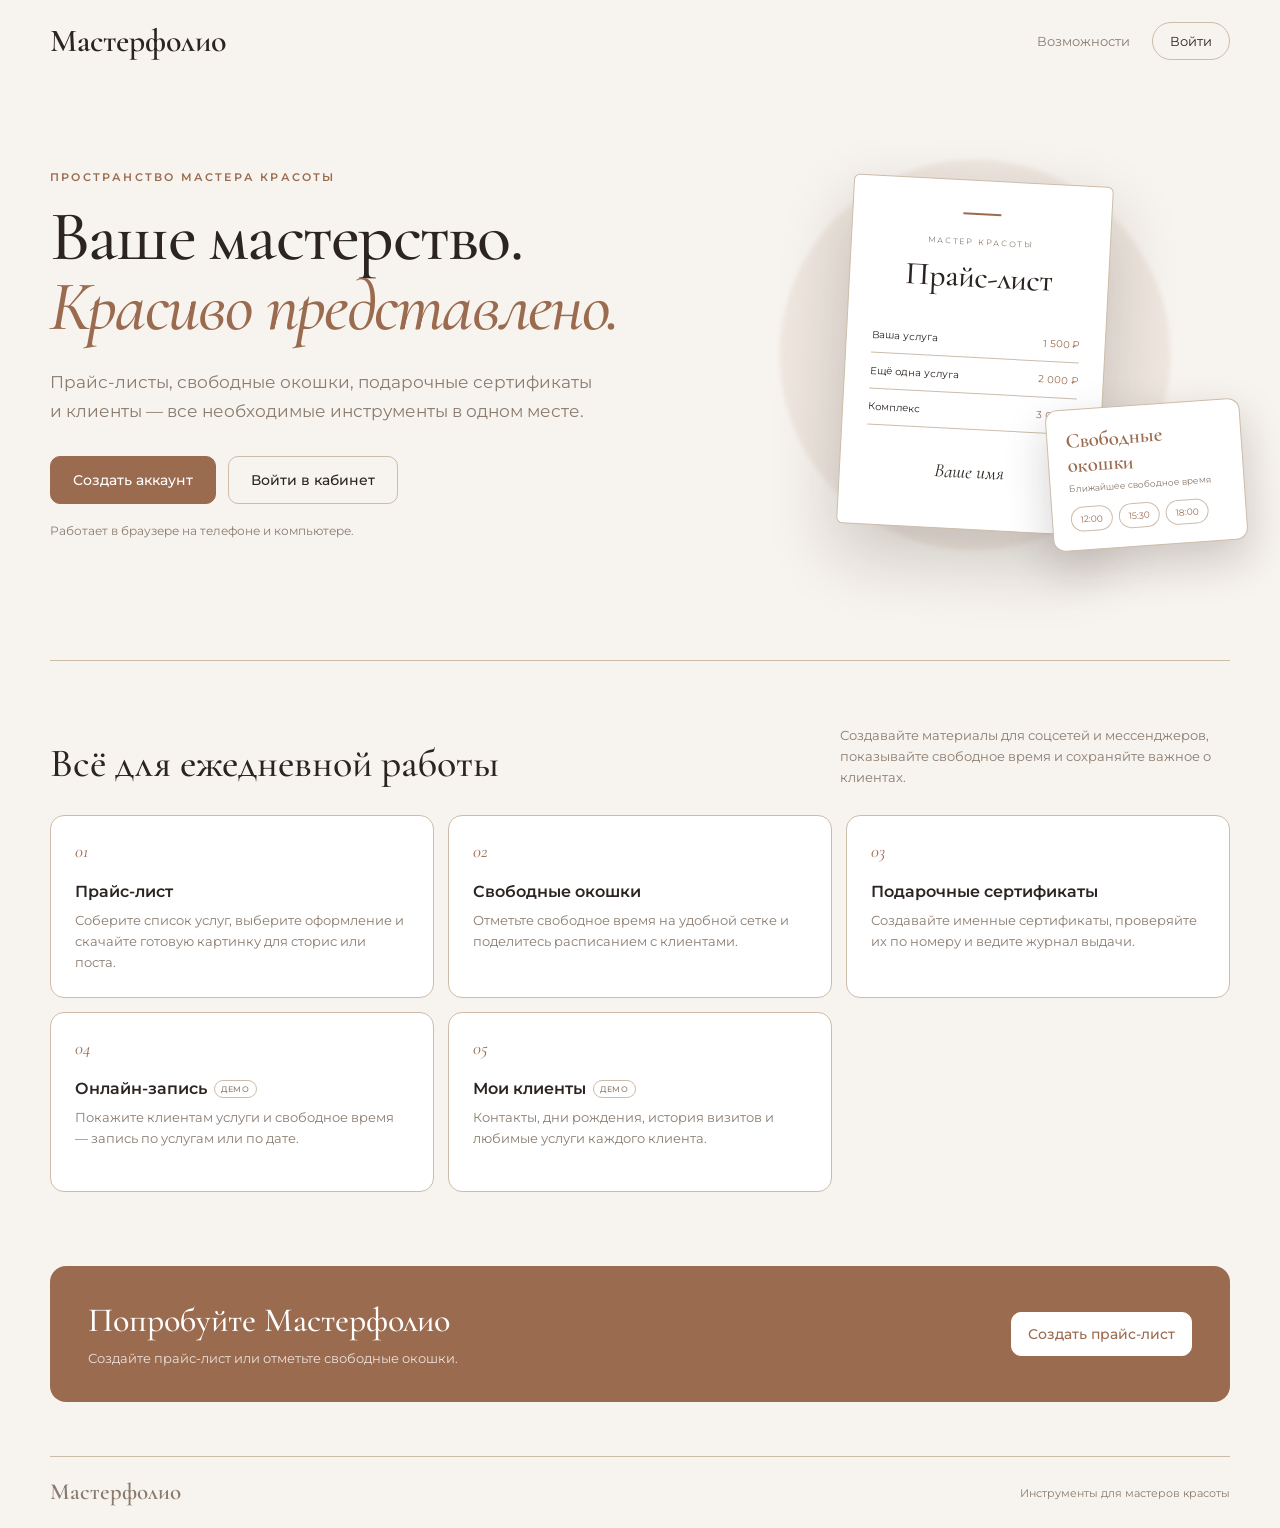
<file: index.html>
<!doctype html>
<html lang="ru">
<head>
<meta charset="utf-8">
<meta name="viewport" content="width=device-width, initial-scale=1, maximum-scale=1, viewport-fit=cover">
<meta name="theme-color" content="#f7f3ee">
<meta name="description" content="Мастерфолио — прайс-листы, свободные окошки, подарочные сертификаты и клиентская база для мастеров красоты.">
<title>Мастерфолио — всё для мастера красоты</title>
<link rel="stylesheet" href="https://fonts.googleapis.com/css2?family=Cormorant+Garamond:ital,wght@0,500;0,600;1,500&family=Montserrat:wght@400;500;600&display=swap">
<link rel="stylesheet" href="kit/kit.css?v=202610270023">
<script>try { var u = localStorage.getItem("beauty.ui"); if (u) document.documentElement.dataset.ui = u; } catch (e) {}</script>
<style>
  body { padding-bottom: 24px; }
  .landing { max-width: 1180px; margin: 0 auto; }
  .header { display: flex; align-items: center; justify-content: space-between; gap: 20px; }
  .brand { color: inherit; text-decoration: none; font-family: var(--display); font-size: 32px; font-weight: 600; line-height: 1; }
  .header nav { display: flex; align-items: center; gap: 22px; }
  .header nav a { color: var(--page-muted, var(--muted)); font-size: 13px; text-decoration: none; }
  .header nav a:hover { color: var(--accent); }
  .header .enter { border: 1px solid var(--page-line, var(--line)); border-radius: 99px; padding: 10px 17px; color: var(--page-text, var(--text)); }
  .hero { display: grid; grid-template-columns: minmax(0, 1.08fr) minmax(330px, .92fr); gap: 70px; align-items: center; min-height: 600px; padding: 54px 0 64px; }
  .eyebrow { margin: 0 0 18px; color: var(--accent); font-size: 11px; font-weight: 600; letter-spacing: .2em; text-transform: uppercase; }
  .hero h1 { max-width: 650px; margin: 0; font-family: var(--display); font-size: clamp(48px, 5.5vw, 72px); font-weight: 500; line-height: .99; letter-spacing: -.025em; }
  .hero h1 em { display: block; color: var(--accent); font-weight: 500; }
  .lead { max-width: 550px; margin: 26px 0 0; color: var(--page-muted, var(--muted)); font-size: 17px; line-height: 1.7; }
  .actions { display: flex; align-items: center; gap: 12px; flex-wrap: wrap; margin-top: 30px; }
  .actions .btn { padding: 14px 22px; text-decoration: none; }
  .actions .btn.ghost { border-color: var(--page-line, var(--line)); color: var(--page-text, var(--text)); }
  .note { margin: 18px 0 0; color: var(--page-muted, var(--muted)); font-size: 12px; line-height: 1.5; }
  .showcase { position: relative; min-height: 430px; display: grid; place-items: center; }
  .glow { position: absolute; width: 390px; height: 390px; border-radius: 50%; background: var(--accent); opacity: .09; filter: blur(2px); }
  .sheet { position: relative; width: 260px; min-height: 350px; padding: 32px 25px; border: 1px solid var(--line); border-radius: 6px; background: var(--panel); color: var(--text); box-shadow: 0 28px 70px rgba(35, 22, 14, .2); transform: rotate(3deg); }
  .sheet::before { content: ""; display: block; width: 38px; height: 2px; margin: 0 auto 22px; background: var(--accent); }
  .sheet small { display: block; color: var(--muted); font-size: 8px; letter-spacing: .22em; text-align: center; text-transform: uppercase; }
  .sheet h2 { margin: 10px 0 26px; color: var(--text); font-family: var(--display); font-size: 32px; font-weight: 500; letter-spacing: 0; text-align: center; text-transform: none; }
  .service { display: flex; justify-content: space-between; gap: 12px; padding: 11px 0; border-bottom: 1px solid var(--line); font-size: 10px; }
  .service span:last-child { color: var(--accent); white-space: nowrap; }
  .sheet .name { margin-top: 30px; font-family: var(--display); font-size: 19px; font-style: italic; text-align: center; }
  .window { position: absolute; right: -14px; bottom: 24px; width: 195px; padding: 18px; border: 1px solid var(--line); border-radius: 12px; background: var(--panel); color: var(--text); box-shadow: 0 18px 45px rgba(35, 22, 14, .2); transform: rotate(-4deg); }
  .window b { display: block; color: var(--accent); font-family: var(--display); font-size: 21px; font-weight: 600; }
  .window p { margin: 5px 0 13px; color: var(--muted); font-size: 9px; }
  .times { display: flex; gap: 6px; flex-wrap: wrap; }
  .times span { padding: 6px 9px; border: 1px solid var(--line); border-radius: 99px; color: var(--accent); font-size: 9px; }
  .features { padding: 64px 0; border-top: 1px solid var(--page-line, var(--line)); }
  .section-head { display: flex; align-items: end; justify-content: space-between; gap: 24px; margin-bottom: 28px; }
  .section-head h2 { margin: 0; color: inherit; font-family: var(--display); font-size: 40px; font-weight: 500; letter-spacing: 0; text-transform: none; }
  .section-head p { max-width: 390px; margin: 0; color: var(--page-muted, var(--muted)); font-size: 13px; line-height: 1.6; }
  .tools { display: grid; grid-template-columns: repeat(3, minmax(0, 1fr)); gap: 14px; }
  .tool { position: relative; min-height: 180px; padding: 24px; border: 1px solid var(--line); border-radius: 14px; background: var(--panel); color: var(--text); }
  .tool .number { color: var(--accent); font-family: var(--display); font-size: 18px; font-style: italic; }
  .tool h3 { margin: 20px 0 9px; font-size: 16px; font-weight: 600; }
  .tool p { margin: 0; color: var(--muted); font-size: 13px; line-height: 1.6; }
  .btn.disabled { cursor: default; }
  .badge { display: inline-block; margin-left: 7px; padding: 3px 6px; border: 1px solid var(--line); border-radius: 99px; color: var(--muted); font-size: 8px; font-weight: 500; letter-spacing: .08em; vertical-align: 2px; text-transform: uppercase; }
  .start { display: flex; align-items: center; justify-content: space-between; gap: 30px; margin: 10px 0 54px; padding: 34px 38px; border-radius: 16px; background: var(--accent); color: var(--accent-ink); }
  .start h2 { margin: 0 0 8px; color: inherit; font-family: var(--display); font-size: 34px; font-weight: 500; letter-spacing: 0; text-transform: none; }
  .start p { margin: 0; font-size: 13px; line-height: 1.5; opacity: .8; }
  .start .btn { flex: none; border-color: var(--accent-ink); background: var(--accent-ink); color: var(--accent); text-decoration: none; }
  .footer { display: flex; align-items: center; justify-content: space-between; gap: 20px; padding-top: 24px; border-top: 1px solid var(--page-line, var(--line)); color: var(--page-muted, var(--muted)); font-size: 11px; }
  .footer .brand { font-size: 23px; }
  a:focus-visible { outline: 2px solid var(--accent); outline-offset: 4px; }
  @media (max-width: 900px) {
    .hero { grid-template-columns: minmax(0, 1fr) 300px; gap: 30px; }
    .showcase { transform: scale(.88); }
    .tools { grid-template-columns: repeat(2, minmax(0, 1fr)); }
  }
  @media (max-width: 700px) {
    .hero { grid-template-columns: minmax(0, 1fr); min-height: 0; padding: 58px 0; }
    .hero h1 { max-width: 560px; }
    .showcase { min-height: 390px; transform: none; }
    .section-head { align-items: start; flex-direction: column; }
    .start { align-items: start; flex-direction: column; }
  }
  @media (max-width: 480px) {
    .header nav { gap: 10px; }
    .header nav a:first-child { display: none; }
    .brand { font-size: 27px; }
    .header .enter { padding: 9px 13px; }
    .hero { padding: 45px 0; }
    .hero h1 { font-size: 47px; }
    .lead { font-size: 15px; }
    .actions { align-items: stretch; flex-direction: column; }
    .actions .btn { text-align: center; }
    .showcase { min-height: 360px; }
    .sheet { width: 225px; min-height: 320px; padding: 27px 21px; }
    .window { right: -4px; bottom: 0; width: 170px; }
    .features { padding: 45px 0; }
    .section-head h2 { font-size: 34px; }
    .tools { grid-template-columns: minmax(0, 1fr); }
    .tool { min-height: 155px; }
    .start { padding: 26px; }
    .footer { align-items: start; flex-direction: column; }
  }
</style>
</head>
<body>
<div class="landing">
  <header class="header">
    <a class="brand" href="./">Мастерфолио</a>
    <nav aria-label="Основная навигация"><a href="#features">Возможности</a><a class="enter" href="auth/">Войти</a></nav>
  </header>

  <main>
    <section class="hero">
      <div>
        <p class="eyebrow">Пространство мастера красоты</p>
        <h1>Ваше мастерство.<em>Красиво представлено.</em></h1>
        <p class="lead">Прайс-листы, свободные окошки, подарочные сертификаты и клиенты — все необходимые инструменты в одном месте.</p>
        <div class="actions"><a class="btn" href="auth/?mode=register">Создать аккаунт</a><a class="btn ghost" href="auth/">Войти в кабинет</a></div>
        <p class="note">Работает в браузере на телефоне и компьютере.</p>
      </div>
      <div class="showcase" aria-hidden="true">
        <div class="glow"></div>
        <div class="sheet">
          <small>Мастер красоты</small>
          <h2>Прайс-лист</h2>
          <div class="service"><span>Ваша услуга</span><span>1 500 ₽</span></div>
          <div class="service"><span>Ещё одна услуга</span><span>2 000 ₽</span></div>
          <div class="service"><span>Комплекс</span><span>3 000 ₽</span></div>
          <div class="name">Ваше имя</div>
        </div>
        <div class="window"><b>Свободные окошки</b><p>Ближайшее свободное время</p><div class="times"><span>12:00</span><span>15:30</span><span>18:00</span></div></div>
      </div>
    </section>

    <section class="features" id="features">
      <div class="section-head"><h2>Всё для ежедневной работы</h2><p>Создавайте материалы для соцсетей и мессенджеров, показывайте свободное время и сохраняйте важное о клиентах.</p></div>
      <div class="tools">
        <div class="tool"><span class="number">01</span><h3>Прайс-лист</h3><p>Соберите список услуг, выберите оформление и скачайте готовую картинку для сторис или поста.</p></div>
        <div class="tool"><span class="number">02</span><h3>Свободные окошки</h3><p>Отметьте свободное время на удобной сетке и поделитесь расписанием с клиентами.</p></div>
        <div class="tool"><span class="number">03</span><h3>Подарочные сертификаты</h3><p>Создавайте именные сертификаты, проверяйте их по номеру и ведите журнал выдачи.</p></div>
        <div class="tool"><span class="number">04</span><h3>Онлайн-запись<span class="badge">Демо</span></h3><p>Покажите клиентам услуги и свободное время — запись по услугам или по дате.</p></div>
        <div class="tool"><span class="number">05</span><h3>Мои клиенты<span class="badge">Демо</span></h3><p>Контакты, дни рождения, история визитов и любимые услуги каждого клиента.</p></div>
      </div>
    </section>

    <section class="start"><div><h2>Попробуйте Мастерфолио</h2><p>Создайте прайс-лист или отметьте свободные окошки.</p></div><span class="btn disabled">Создать прайс-лист</span></section>
  </main>

  <footer class="footer"><a class="brand" href="./">Мастерфолио</a><span>Инструменты для мастеров красоты</span></footer>
</div>
</body>
</html>
</file>
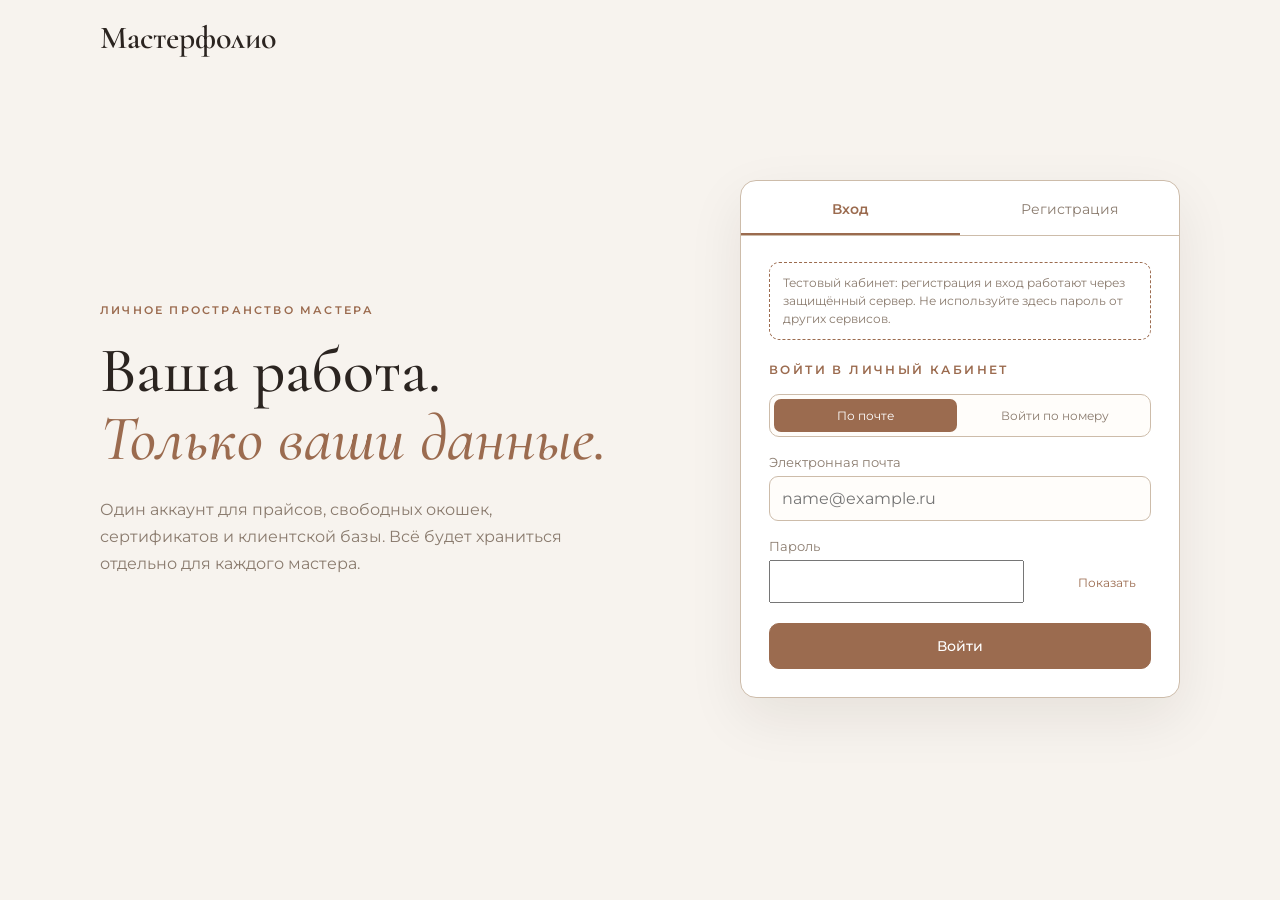
<file: auth/index.html>
<!doctype html>
<html lang="ru">
<head>
<meta charset="utf-8">
<meta name="viewport" content="width=device-width, initial-scale=1, maximum-scale=1, viewport-fit=cover">
<meta name="theme-color" content="#f7f3ee">
<title>Вход — Мастерфолио</title>
<link rel="stylesheet" href="https://fonts.googleapis.com/css2?family=Cormorant+Garamond:ital,wght@0,500;0,600;1,500&family=Montserrat:wght@400;500;600&display=swap">
<link rel="stylesheet" href="../kit/kit.css?v=202610270023">
<script>try { var u = localStorage.getItem("beauty.ui"); if (u) document.documentElement.dataset.ui = u; } catch (e) {}</script>
<style>
  body { min-height: 100vh; }
  .auth-wrap { max-width: 1080px; margin: 0 auto; }
  .brand { display: inline-block; color: inherit; text-decoration: none; font-family: var(--display); font-size: 32px; font-weight: 600; line-height: 1; }
  .auth { display: grid; grid-template-columns: minmax(0, 1fr) minmax(360px, 440px); gap: 80px; align-items: center; min-height: calc(100vh - 130px); padding: 50px 0; }
  .intro .eyebrow { margin: 0 0 18px; color: var(--accent); font-size: 11px; font-weight: 600; letter-spacing: .2em; text-transform: uppercase; }
  .intro h1 { max-width: 530px; margin: 0; font-family: var(--display); font-size: clamp(45px, 5vw, 64px); font-weight: 500; line-height: 1.05; }
  .intro h1 em { display: block; color: var(--accent); font-weight: 500; }
  .intro p { max-width: 480px; margin: 24px 0 0; color: var(--page-muted, var(--muted)); font-size: 16px; line-height: 1.7; }
  .account { padding: 0 28px 28px; border: 1px solid var(--line); border-radius: 16px; background: var(--panel); color: var(--text); box-shadow: 0 20px 55px rgba(40, 25, 15, .08); }
  .modes { display: grid; grid-template-columns: 1fr 1fr; margin: 0 -28px 26px; border-bottom: 1px solid var(--line); }
  .modes button { border: 0; border-bottom: 2px solid transparent; background: none; color: var(--muted); font: inherit; font-size: 14px; padding: 19px 10px 15px; cursor: pointer; }
  .modes button[aria-selected="true"] { border-bottom-color: var(--accent); color: var(--accent); font-weight: 600; }
  .login-methods { display: grid; grid-template-columns: 1fr 1fr; gap: 6px; padding: 4px; border: 1px solid var(--line); border-radius: 10px; background: var(--field); }
  .login-methods button { border: 0; border-radius: 7px; background: none; color: var(--muted); font: inherit; font-size: 12px; padding: 9px 6px; cursor: pointer; }
  .login-methods button[aria-pressed="true"] { background: var(--accent); color: var(--accent-ink); }
  .telegram-link { color: var(--accent); line-height: 1.5; }
  .auth-form { display: flex; flex-direction: column; gap: 17px; }
  .auth-form h2 { font-size: 12px; }
  .auth-form .btn { width: 100%; margin-top: 3px; padding: 13px 18px; }
  .auth-form label { font-size: 13px; }
  .auth-form input { padding: 12px; }
  .password { position: relative; }
  .password input { padding-right: 70px; }
  .show { position: absolute; right: 7px; top: 50%; transform: translateY(-50%); border: 0; background: none; color: var(--accent); font: inherit; font-size: 12px; padding: 8px; cursor: pointer; }
  .check { align-items: flex-start; font-size: 12px; line-height: 1.5; }
  .check input { margin-top: 2px; }
  .status { min-height: 0; }
  .status:empty { display: none; }
  .demo { margin-bottom: 22px; padding: 11px 13px; border: 1px dashed var(--accent); border-radius: 10px; color: var(--muted); font-size: 12px; line-height: 1.5; }
  a:focus-visible { outline: 2px solid var(--accent); outline-offset: 4px; }
  @media (max-width: 800px) {
    .auth { grid-template-columns: minmax(0, 1fr); gap: 36px; min-height: 0; }
    .intro h1, .intro p { max-width: 600px; }
  }
  @media (max-width: 480px) {
    .brand { font-size: 28px; }
    .auth { padding: 38px 0 20px; }
    .intro h1 { font-size: 43px; }
    .intro p { font-size: 14px; }
    .account { padding: 0 18px 20px; }
    .modes { margin: 0 -18px 22px; }
  }
</style>
</head>
<body>
<div class="auth-wrap">
  <a class="brand" href="../">Мастерфолио</a>
  <main class="auth">
    <section class="intro">
      <p class="eyebrow">Личное пространство мастера</p>
      <h1>Ваша работа.<em>Только ваши данные.</em></h1>
      <p>Один аккаунт для прайсов, свободных окошек, сертификатов и клиентской базы. Всё будет храниться отдельно для каждого мастера.</p>
    </section>
    <section class="account" aria-label="Аккаунт мастера">
      <div class="modes" role="tablist" aria-label="Вход или регистрация">
        <button type="button" role="tab" id="login-tab" data-mode="login" aria-controls="login">Вход</button>
        <button type="button" role="tab" id="register-tab" data-mode="register" aria-controls="register">Регистрация</button>
      </div>
      <div class="demo">Тестовый кабинет: регистрация и вход работают через защищённый сервер. Не используйте здесь пароль от других сервисов.</div>

      <form class="auth-form" id="login">
        <h2>Войти в личный кабинет</h2>
        <div class="login-methods" role="group" aria-label="Способ входа"><button type="button" data-login-method="email" aria-pressed="true">По почте</button><button type="button" data-login-method="phone" aria-pressed="false">Войти по номеру</button></div>
        <div class="field" id="login-email-wrap"><label for="login-email">Электронная почта</label><input id="login-email" name="email" type="email" autocomplete="username" placeholder="name@example.ru" required></div>
        <div class="field" id="login-password-wrap"><label for="login-password">Пароль</label><div class="password"><input id="login-password" name="password" type="password" autocomplete="current-password" required><button class="show" type="button" data-show="login-password">Показать</button></div></div>
        <div class="field" id="login-phone-wrap" hidden><label for="login-phone">Номер телефона</label><input id="login-phone" name="phone" type="tel" inputmode="tel" autocomplete="tel" maxlength="18" placeholder="+7 (999) 999-99-99"></div>
        <div class="hint" id="telegram-help" hidden>Откройте бота и нажмите «Отправить контакт». После этого код появится в Telegram.</div>
        <a class="telegram-link" id="telegram-link" href="#" target="_blank" rel="noopener" hidden>Открыть Telegram-бота</a>
        <div class="field" id="login-code-wrap" hidden><label for="login-code">Код из Telegram</label><input id="login-code" name="code" type="text" inputmode="numeric" autocomplete="one-time-code" maxlength="4" pattern="[0-9]{4}" placeholder="1234"></div>
        <button class="btn" type="submit" id="login-submit">Войти</button>
        <button class="linkbtn" type="button" id="phone-reset" hidden>Изменить номер</button>
        <div class="status" id="login-status" role="status"></div>
      </form>

      <form class="auth-form" id="register" hidden>
        <h2>Регистрация по номеру</h2>
        <div class="field" id="register-phone-wrap"><label for="register-phone">Номер телефона</label><input id="register-phone" name="phone" type="tel" inputmode="tel" autocomplete="tel" maxlength="18" placeholder="+7 (999) 999-99-99" required></div>
        <div class="hint" id="register-telegram-help" hidden>Откройте бота и нажмите «Отправить контакт». После этого код появится в Telegram.</div>
        <a class="telegram-link" id="register-telegram-link" href="#" target="_blank" rel="noopener" hidden>Открыть Telegram-бота</a>
        <div class="field" id="register-code-wrap" hidden><label for="register-code">Код из Telegram</label><input id="register-code" name="code" type="text" inputmode="numeric" autocomplete="one-time-code" maxlength="4" pattern="[0-9]{4}" placeholder="1234"></div>
        <div class="field" id="register-name-wrap" hidden><label for="register-name">Имя мастера</label><input id="register-name" name="name" type="text" autocomplete="name" maxlength="60" placeholder="Как к вам обращаться"></div>
        <div class="field" id="register-email-wrap" hidden><label for="register-email">Электронная почта <span class="hint">(необязательно)</span></label><input id="register-email" name="email" type="email" autocomplete="username" placeholder="name@example.ru"></div>
        <div class="field" id="register-password-wrap" hidden><label for="register-password">Сгенерированный пароль</label><input id="register-password" name="password" type="text" autocomplete="new-password" readonly><span class="hint">Сохраните пароль. Для входа по номеру он не понадобится.</span></div>
        <label class="check" id="register-consent" hidden><input type="checkbox" id="register-agree" name="consent"><span>Согласен(на) на обработку данных для создания и работы аккаунта.</span></label>
        <button class="btn" type="submit" id="register-submit">Получить код в Telegram</button>
        <button class="linkbtn" type="button" id="register-reset" hidden>Изменить номер</button>
        <div class="status" id="register-status" role="status"></div>
      </form>
      <button class="btn ghost" type="button" id="logout" hidden>Выйти из аккаунта</button>
    </section>
  </main>
</div>
<script>
const forms = { login: document.getElementById("login"), register: document.getElementById("register") };
function setMode(mode) {
  Object.entries(forms).forEach(([key, form]) => {
    const active = key === mode;
    form.hidden = !active;
    const tab = document.querySelector(`[data-mode="${key}"]`);
    tab.setAttribute("aria-selected", String(active));
    tab.tabIndex = active ? 0 : -1;
  });
  document.title = (mode === "register" ? "Регистрация" : "Вход") + " — Мастерфолио";
  history.replaceState(null, "", mode === "register" ? "?mode=register" : location.pathname);
}
document.querySelectorAll("[data-mode]").forEach(button => button.addEventListener("click", () => setMode(button.dataset.mode)));
document.querySelectorAll("[data-show]").forEach(button => button.addEventListener("click", () => {
  const input = document.getElementById(button.dataset.show);
  input.type = input.type === "password" ? "text" : "password";
  button.textContent = input.type === "password" ? "Показать" : "Скрыть";
}));
function maskPhone(value) {
  if (value.trim() === "+") return "+";
  let digits = value.replace(/\D/g, "");
  if (digits.startsWith("8")) digits = "7" + digits.slice(1);
  if (digits && !digits.startsWith("7")) digits = "7" + digits;
  if (digits === "7") return "+7";
  const d = digits.slice(0, 11).slice(1);
  if (!d) return "";
  let result = "+7 (" + d.slice(0, 3);
  if (d.length > 3) result += ") " + d.slice(3, 6);
  if (d.length > 6) result += "-" + d.slice(6, 8);
  if (d.length > 8) result += "-" + d.slice(8, 10);
  return result;
}
document.querySelectorAll('input[type="tel"]').forEach(input => input.addEventListener("input", () => { input.value = maskPhone(input.value); }));
const registerAgree = document.getElementById("register-agree");
const API_URL = "https://api.masterfolio.ru";
let loginMethod = "email", phoneAttemptId = "", registrationAttemptId = "", registrationStage = "phone";
function resetPhoneAttempt() {
  phoneAttemptId = "";
  const form = forms.login;
  form.elements.phone.readOnly = false;
  form.elements.code.value = "";
  form.elements.code.required = false;
  document.getElementById("login-code-wrap").hidden = true;
  document.getElementById("telegram-help").hidden = true;
  document.getElementById("telegram-link").hidden = true;
  document.getElementById("phone-reset").hidden = true;
  document.getElementById("login-submit").textContent = "Получить код в Telegram";
}
function setLoginMethod(method) {
  loginMethod = method;
  const email = method === "email";
  document.querySelectorAll("[data-login-method]").forEach(button => button.setAttribute("aria-pressed", String(button.dataset.loginMethod === method)));
  document.getElementById("login-email-wrap").hidden = !email;
  document.getElementById("login-password-wrap").hidden = !email;
  document.getElementById("login-phone-wrap").hidden = email;
  forms.login.elements.email.required = email;
  forms.login.elements.password.required = email;
  forms.login.elements.phone.required = !email;
  document.getElementById("login-status").textContent = "";
  resetPhoneAttempt();
  if (email) document.getElementById("login-submit").textContent = "Войти";
}
function setRegisterStage(stage) {
  registrationStage = stage;
  const form = forms.register, phone = stage === "phone", code = stage === "code", complete = stage === "complete";
  document.getElementById("register-phone-wrap").hidden = complete;
  document.getElementById("register-code-wrap").hidden = !code;
  document.getElementById("register-telegram-help").hidden = !code;
  document.getElementById("register-telegram-link").hidden = !code;
  ["name", "email", "password"].forEach(key => { document.getElementById("register-" + key + "-wrap").hidden = !complete; });
  document.getElementById("register-consent").hidden = !complete;
  document.getElementById("register-reset").hidden = phone;
  form.elements.phone.readOnly = !phone;
  form.elements.phone.required = phone;
  form.elements.code.required = code;
  form.elements.name.required = complete;
  form.elements.password.required = complete;
  form.elements.consent.required = complete;
  const submit = document.getElementById("register-submit");
  submit.textContent = phone ? "Получить код в Telegram" : code ? "Подтвердить номер" : "Создать аккаунт";
  submit.disabled = complete && !registerAgree.checked;
}
function resetRegistration() {
  registrationAttemptId = "";
  forms.register.elements.code.value = "";
  forms.register.elements.password.value = "";
  registerAgree.checked = false;
  document.getElementById("register-status").textContent = "";
  setRegisterStage("phone");
}
registerAgree.addEventListener("change", () => {
  if (registrationStage === "complete") document.getElementById("register-submit").disabled = !registerAgree.checked;
});
document.querySelectorAll("[data-login-method]").forEach(button => button.addEventListener("click", () => setLoginMethod(button.dataset.loginMethod)));
document.getElementById("phone-reset").addEventListener("click", resetPhoneAttempt);
document.getElementById("register-reset").addEventListener("click", resetRegistration);
Object.entries(forms).forEach(([mode, form]) => form.addEventListener("submit", async event => {
  event.preventDefault();
  if (!form.reportValidity()) return;
  const status = document.getElementById(mode + "-status");
  const submit = form.querySelector('button[type="submit"]');
  submit.disabled = true;
  status.className = "status";
  status.textContent = "Подождите…";
  try {
    let url = "/api/auth/" + mode, data;
    if (mode === "register" && registrationStage === "phone") {
      url = "/api/auth/register-phone/start";
      data = { phone: form.elements.phone.value };
    } else if (mode === "register" && registrationStage === "code") {
      url = "/api/auth/register-phone/verify";
      data = { attemptId: registrationAttemptId, code: form.elements.code.value };
    } else if (mode === "register") {
      url = "/api/auth/register/complete";
      data = { registrationToken: registrationAttemptId, name: form.elements.name.value, email: form.elements.email.value, password: form.elements.password.value, consent: form.elements.consent.checked };
    } else if (loginMethod === "email") {
      data = { email: form.elements.email.value, password: form.elements.password.value };
    } else if (!phoneAttemptId) {
      url = "/api/auth/phone/start";
      data = { phone: form.elements.phone.value };
    } else {
      url = "/api/auth/phone/verify";
      data = { attemptId: phoneAttemptId, code: form.elements.code.value };
    }
    const response = await fetch(API_URL + url, {
      method: "POST",
      headers: { "Content-Type": "application/json" },
      credentials: "include",
      body: JSON.stringify(data)
    });
    const result = await response.json().catch(() => ({}));
    if (!response.ok) throw new Error(result.error || "Не удалось выполнить запрос.");
    if (mode === "register" && result.botUrl) {
      registrationAttemptId = result.attemptId;
      document.getElementById("register-telegram-link").href = result.botUrl;
      setRegisterStage("code");
      status.textContent = "Откройте бота, подтвердите контакт и введите полученный код.";
    } else if (mode === "register" && result.registrationToken) {
      registrationAttemptId = result.registrationToken;
      form.elements.password.value = result.generatedPassword;
      setRegisterStage("complete");
      status.textContent = "Номер подтверждён. Осталось заполнить данные мастера.";
    } else if (mode === "login" && loginMethod === "phone" && result.attemptId) {
      phoneAttemptId = result.attemptId;
      form.elements.phone.readOnly = true;
      form.elements.code.required = true;
      document.getElementById("login-code-wrap").hidden = false;
      document.getElementById("phone-reset").hidden = false;
      document.getElementById("login-submit").textContent = "Войти";
      if (result.delivery === "bot") {
        document.getElementById("telegram-help").hidden = false;
        const link = document.getElementById("telegram-link");
        link.href = result.botUrl;
        link.hidden = false;
        status.textContent = "Теперь откройте Telegram-бота и подтвердите контакт.";
      } else {
        status.textContent = "Код отправлен в Telegram. Введите его ниже.";
      }
    } else {
      form.querySelectorAll('input[type="password"]').forEach(input => { input.value = ""; });
      if (mode === "login" && loginMethod === "phone") form.elements.code.value = "";
      document.getElementById("logout").hidden = false;
      status.textContent = mode === "register" ? "Аккаунт создан, вход выполнен." : "Вход выполнен.";
    }
    status.className = "status ok";
  } catch (error) {
    status.className = "status err";
    status.textContent = error instanceof TypeError ? "Не удалось связаться с сервером. Попробуйте позже." : error.message;
  } finally {
    submit.disabled = mode === "register" && registrationStage === "complete" && !form.elements.consent.checked;
  }
}));
document.getElementById("logout").addEventListener("click", async () => {
  await fetch(API_URL + "/api/auth/logout", { method: "POST", credentials: "include" });
  document.getElementById("logout").hidden = true;
  setMode("login");
  const status = document.getElementById("login-status");
  status.className = "status ok";
  status.textContent = "Вы вышли из аккаунта.";
});
resetRegistration();
setMode(new URLSearchParams(location.search).get("mode") === "register" ? "register" : "login");
</script>
</body>
</html>
</file>
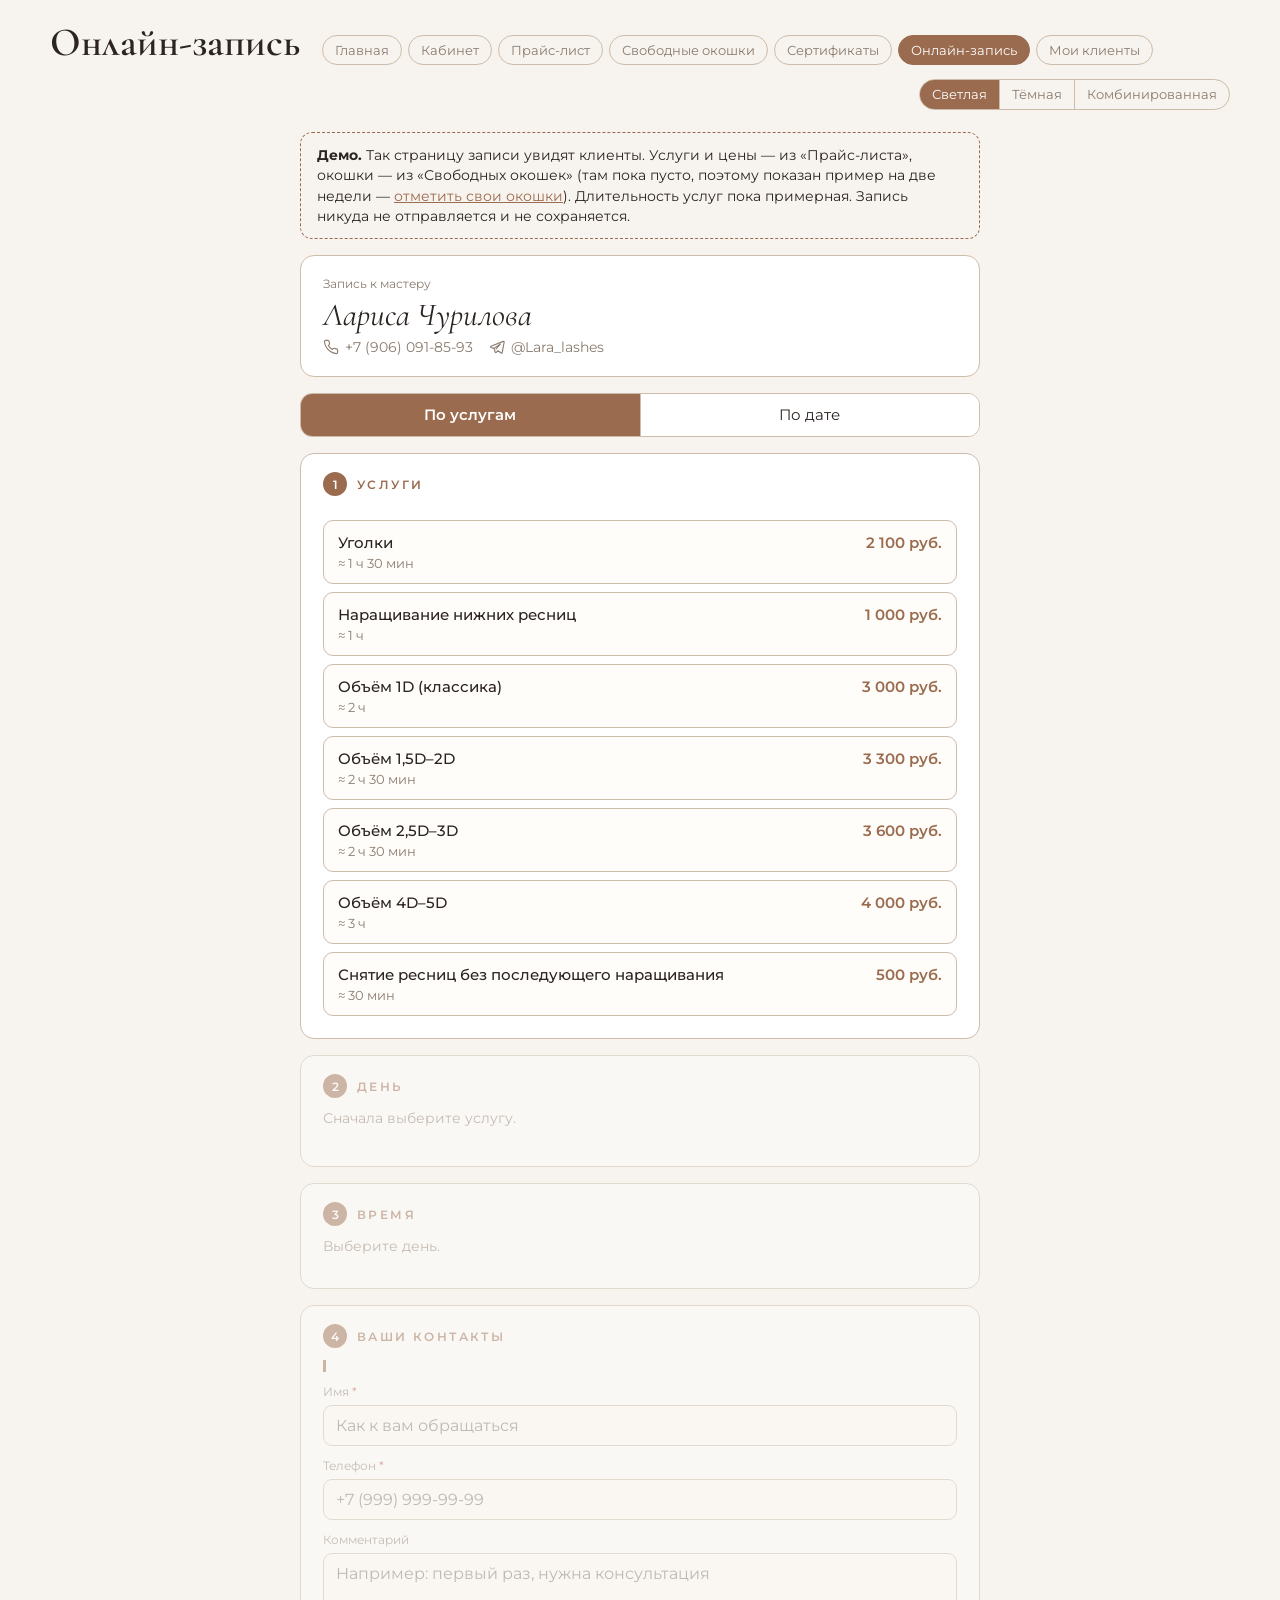
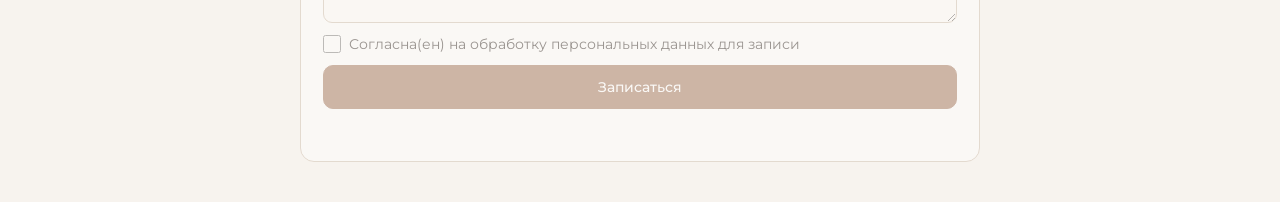
<file: booking/index.html>
<!doctype html>
<html lang="ru">
<head>
<meta charset="utf-8">
<meta name="viewport" content="width=device-width, initial-scale=1, maximum-scale=1, viewport-fit=cover">
<meta name="theme-color" content="#f7f3ee">
<title>Онлайн-запись</title>
<link rel="stylesheet" href="https://fonts.googleapis.com/css2?family=Cormorant+Garamond:ital,wght@0,600;1,500&family=Montserrat:wght@400;500;600&display=swap">
<link rel="stylesheet" href="../kit/kit.css?v=202610270023">
<script>try { var u = localStorage.getItem("beauty.ui"); if (u) document.documentElement.dataset.ui = u; } catch (e) {}</script>
<style>
  /* Страница записи глазами клиента: шаги сверху вниз — услуга, день, время, контакты. */
  .book { max-width: 680px; width: 100%; margin: 0 auto; display: flex; flex-direction: column; gap: 16px; }
  .demo { border: 1px dashed var(--accent); border-radius: 12px; padding: 12px 16px; font-size: 13.5px; line-height: 1.5; color: var(--page-text, var(--text)); }
  .master { background: var(--panel); border: 1px solid var(--line); border-radius: 14px; padding: 20px 22px; display: flex; flex-direction: column; gap: 6px; }
  .master .who { font-family: var(--display); font-style: italic; font-size: 32px; line-height: 1.1; }
  .master .facts { display: flex; flex-wrap: wrap; gap: 6px 16px; color: var(--muted); font-size: 14px; }
  .step { background: var(--panel); border: 1px solid var(--line); border-radius: 14px; padding: 18px 22px 22px; display: flex; flex-direction: column; gap: 12px; }
  .step.off { opacity: .45; pointer-events: none; }
  .step h2 { display: flex; gap: 10px; align-items: center; }
  .step h2 i { font-style: normal; width: 24px; height: 24px; border-radius: 50%; background: var(--accent); color: var(--accent-ink); display: inline-grid; place-items: center; font-size: 12px; letter-spacing: 0; }
  .pick { font-size: 13.5px; color: var(--muted); }
  .svc-list { display: flex; flex-direction: column; gap: 8px; }
  .svc-item { display: grid; grid-template-columns: minmax(0, 1fr) auto; gap: 4px 12px; text-align: left; border: 1px solid var(--line); background: var(--field); color: var(--text); border-radius: 10px; padding: 12px 14px; font: inherit; cursor: pointer; }
  .svc-item b { font-weight: 500; }
  .svc-item .price { color: var(--accent); font-weight: 600; white-space: nowrap; }
  .svc-item .dur { grid-column: 1 / -1; font-size: 12.5px; color: var(--muted); }
  .svc-item[aria-pressed="true"] { border-color: var(--accent); box-shadow: 0 0 0 2px var(--accent); }
  .svc-total { display: flex; align-items: center; justify-content: space-between; gap: 12px; flex-wrap: wrap; margin-top: 4px; font-size: 14px; }
  .svc-total .btn { flex: none; padding: 10px 22px; }
  .days-strip { display: flex; gap: 8px; overflow-x: auto; padding-bottom: 6px; }
  .day-btn { flex: 0 0 auto; width: 72px; border: 1px solid var(--line); background: var(--field); color: var(--text); border-radius: 12px; padding: 10px 4px; font: inherit; cursor: pointer; display: flex; flex-direction: column; align-items: center; gap: 2px; }
  .day-btn small { font-size: 11.5px; color: var(--muted); text-transform: uppercase; letter-spacing: .06em; }
  .day-btn b { font-size: 20px; font-weight: 600; }
  .day-btn span { font-size: 11.5px; color: var(--muted); }
  .day-btn:disabled { opacity: .35; cursor: default; }
  .day-btn[aria-pressed="true"] { background: var(--accent); border-color: var(--accent); color: var(--accent-ink); }
  .day-btn[aria-pressed="true"] small, .day-btn[aria-pressed="true"] span { color: inherit; opacity: .85; }
  .times { display: grid; grid-template-columns: repeat(auto-fill, minmax(86px, 1fr)); gap: 8px; }
  .time-btn { border: 1px solid var(--line); background: var(--field); color: var(--text); border-radius: 10px; padding: 11px 4px; font: inherit; font-size: 15px; cursor: pointer; }
  .time-btn[aria-pressed="true"] { background: var(--accent); border-color: var(--accent); color: var(--accent-ink); }
  .summary { border-left: 3px solid var(--accent); padding: 6px 12px; font-size: 14.5px; line-height: 1.6; }
  textarea { width: 100%; font: inherit; font-size: 16px; color: var(--text); background: var(--field); border: 1px solid var(--line); border-radius: 9px; padding: 10px 12px; min-height: 70px; resize: vertical; }
  .done { text-align: center; align-items: center; }
  .master, .step { color: var(--text); }
  .modes { display: flex; border: 1px solid var(--page-line, var(--line)); border-radius: 12px; overflow: hidden; }
  .modes button { flex: 1; border: 0; background: var(--panel); color: var(--text); font: inherit; font-size: 14.5px; padding: 12px 8px; cursor: pointer; }
  .modes button + button { border-left: 1px solid var(--line); }
  .modes button[aria-pressed="true"] { background: var(--accent); color: var(--accent-ink); font-weight: 600; }
  .cal-head { display: flex; align-items: center; justify-content: space-between; gap: 8px; }
  .cal-head b { font-size: 16px; text-transform: capitalize; }
  .cal-head .icon { width: 40px; }
  .cal { display: grid; grid-template-columns: repeat(7, minmax(0, 1fr)); gap: 6px; }
  .cal .wd { text-align: center; font-size: 11.5px; color: var(--muted); text-transform: uppercase; letter-spacing: .06em; padding-bottom: 2px; }
  .cal-day { aspect-ratio: 1; border: 1px solid transparent; border-radius: 10px; background: none; color: var(--text); font: inherit; font-size: 15px; cursor: pointer; display: flex; flex-direction: column; align-items: center; justify-content: center; gap: 1px; padding: 0; }
  .cal-day:disabled { color: var(--muted); opacity: .45; cursor: default; }
  .cal-day.free { border-color: var(--accent); background: var(--field); font-weight: 600; }
  .cal-day.free small { font-size: 10px; font-weight: 400; color: var(--accent); }
  .cal-day[aria-pressed="true"] { background: var(--accent); border-color: var(--accent); color: var(--accent-ink); }
  .cal-day[aria-pressed="true"] small { color: inherit; }
  .svc-item:disabled { opacity: .45; cursor: default; }
  .demo a { color: var(--accent); }
  .done .big { font-family: var(--display); font-size: 34px; color: var(--accent); }
</style>
</head>
<body>
<div class="wrap">
  <header class="top">
    <h1>Онлайн-запись</h1>
    <nav><a href="../">Главная</a><a href="../cabinet/">Кабинет</a><a href="../price/">Прайс-лист</a><a href="../windows/">Свободные окошки</a><a href="../certs/">Сертификаты</a><a href="../booking/" aria-current="page">Онлайн-запись</a><a href="../clients/">Мои клиенты</a></nav>
  </header>

  <div class="book">
    <div class="demo" id="demo"></div>

    <div class="master">
      <span class="lbl">Запись к мастеру</span>
      <div class="who" id="who"></div>
      <div class="facts" id="facts"></div>
    </div>

    <div class="modes" id="modes" role="group" aria-label="Как записаться">
      <button type="button" data-k="svc">По услугам</button>
      <button type="button" data-k="date">По дате</button>
    </div>

    <div id="steps" style="display:contents">
    <section class="step" id="sCal" hidden>
      <h2><i>1</i>Дата</h2>
      <div class="pick" id="calHint">Даты, когда у мастера есть свободное время.</div>
      <div class="cal-head"><button type="button" class="icon" id="calPrev" aria-label="Предыдущий месяц">‹</button><b id="calTitle"></b><button type="button" class="icon" id="calNext" aria-label="Следующий месяц">›</button></div>
      <div class="cal" id="cal"></div>
    </section>

    <section class="step" id="s1">
      <h2><i>1</i>Услуги</h2>
      <div class="pick" id="svcHint"></div>
      <div class="svc-list" id="svcs"></div>
      <div class="svc-total" id="svcTotal" hidden><span id="svcSum"></span><button class="btn" type="button" id="svcNext">Дальше</button></div>
    </section>

    <section class="step off" id="s2">
      <h2><i>2</i>День</h2>
      <div class="pick" id="dayHint">Сначала выберите услугу.</div>
      <div class="days-strip" id="days"></div>
    </section>

    <section class="step off" id="s3">
      <h2><i>3</i>Время</h2>
      <div class="pick" id="timeHint">Выберите день.</div>
      <div class="times" id="times"></div>
    </section>

    <section class="step off" id="s4">
      <h2><i>4</i>Ваши контакты</h2>
      <div class="summary" id="summary"></div>
      <div class="field"><label for="cName" class="req">Имя</label><input id="cName" type="text" maxlength="40" autocomplete="name" placeholder="Как к вам обращаться"></div>
      <div class="field"><label for="cPhone" class="req">Телефон</label><input id="cPhone" type="tel" inputmode="tel" maxlength="18" autocomplete="tel" placeholder="+7 (999) 999-99-99"></div>
      <div class="field"><label for="cNote">Комментарий</label><textarea id="cNote" maxlength="300" placeholder="Например: первый раз, нужна консультация"></textarea></div>
      <label class="check"><input type="checkbox" id="cAgree"> Согласна(ен) на обработку персональных данных для записи</label>
      <button class="btn" type="button" id="send">Записаться</button>
      <div class="status" id="status" role="status"></div>
    </section>

    </div>

    <section class="step done" id="done" hidden>
      <div class="big">Вы записаны!</div>
      <div class="summary" id="doneText" style="text-align:left"></div>
      <div class="hint" id="doneHint"></div>
      <button class="btn ghost" type="button" id="again">Записаться ещё</button>
    </section>
  </div>
</div>

<script src="../kit/backgrounds.js?v=202610270023"></script>
<script src="../kit/trends.js?v=202610270023"></script>
<script src="../kit/kit.js?v=202610270023"></script>
<script>
// Демо: окошки берутся из раздела «Свободные окошки», услуги и цены — из «Прайс-листа» этого браузера.
// Запись никуда не отправляется и не сохраняется.
const $ = id => document.getElementById(id);
const { esc, fmtPhone, maskPhone, normPhone, group } = Kit;
const DOW = ["Вс", "Пн", "Вт", "Ср", "Чт", "Пт", "Сб"];
const DOW_LONG = ["воскресенье", "понедельник", "вторник", "среда", "четверг", "пятница", "суббота"];
const MON = ["января", "февраля", "марта", "апреля", "мая", "июня", "июля", "августа", "сентября", "октября", "ноября", "декабря"];
const MON_SHORT = ["янв", "фев", "мар", "апр", "мая", "июн", "июл", "авг", "сен", "окт", "ноя", "дек"];
const pad = n => String(n).padStart(2, "0");
const toIso = d => `${d.getFullYear()}-${pad(d.getMonth() + 1)}-${pad(d.getDate())}`;
const fromIso = s => { const [y, m, d] = s.split("-").map(Number); return new Date(y, m - 1, d); };
const addDays = (iso, n) => { const d = fromIso(iso); d.setDate(d.getDate() + n); return toIso(d); };
const hm = m => `${pad(Math.floor(m / 60))}:${pad(m % 60)}`;
const durText = m => m < 60 ? `${m} мин` : m % 60 ? `${Math.floor(m / 60)} ч ${m % 60} мин` : `${m / 60} ч`;
const today = toIso(new Date()), STEP = 30;

const prof = Kit.loadProfile();
const price = Kit.loadJSON("price.v1"), win = Kit.loadJSON("windows.v1");

// услуги: из прайса; длительность для примера — по названию (у прайса её пока нет)
function guessDur(name) {
  const n = name.toLowerCase();
  if (/сняти/.test(n)) return 30;
  if (/нижн/.test(n)) return 60;
  if (/угол/.test(n)) return 90;
  if (/4d/.test(n)) return 180;                                 // «4D–5D»; «1,5D» и «2,5D» тоже содержат «5d», поэтому проверяем по 4d
  if (/2,5d|3d|1,5d|2d/.test(n)) return 150;
  if (/1d|классик/.test(n)) return 120;
  if (/ламинир|окраш|ботокс|коррекц/.test(n)) return 60;
  return 90;
}
const DEFAULT_SVCS = [["Уголки", "2100"], ["Наращивание нижних ресниц", "1000"], ["Объём 1D (классика)", "3000"], ["Объём 1,5D–2D", "3300"],
  ["Объём 2,5D–3D", "3600"], ["Объём 4D–5D", "4000"], ["Снятие ресниц без последующего наращивания", "500"]];
const SVCS = ((price && price.services && price.services.length) ? price.services.map(s => [s.name, s.price]) : DEFAULT_SVCS)
  .filter(([n]) => n && n.trim()).map(([name, p]) => ({ name: name.trim(), price: (p || "").trim(), dur: guessDur(name) }));
const money = p => !p ? "" : /₽|руб/i.test(p) || !/\d/.test(p) ? p : p.replace(/\d{4,}/g, group) + " " + ((price && price.currency) || "руб.");

// окошки: из раздела «Свободные окошки»; если там пусто — пример на две недели
let demoWindows = false;
function windowsByDay() {
  const out = {};
  const toMin = s => { const [h, m] = (s || "0:0").split(":").map(Number); return h * 60 + (m || 0); };
  if (win && win.free) {
    const a = toMin(win.dayStart || "10:00"), b = toMin(win.dayEnd || "18:00");
    Object.entries(win.free).forEach(([iso, list]) => {
      if (iso < today) return;
      const iv = list.map(([s, e]) => [Math.max(s, a), Math.min(e, b)]).filter(([s, e]) => e > s);
      if (iv.length) out[iso] = iv;
    });
  }
  if (Object.keys(out).length) return out;
  demoWindows = true;                                           // пример: 10:00–13:00 и 15:00–18:00 через день, по воскресеньям выходной
  for (let i = 1; i <= 14; i++) {
    const iso = addDays(today, i), dow = fromIso(iso).getDay();
    if (dow === 0) continue;
    out[iso] = i % 3 === 0 ? [[600, 1080]] : i % 2 ? [[600, 780], [900, 1080]] : [[720, 1020]];
  }
  return out;
}
const WIN = windowsByDay();
// времена начала, когда услуга целиком помещается в окно
const startsFor = (iso, dur) => (WIN[iso] || []).flatMap(([s, e]) => { const out = []; for (let t = s; t + dur <= e; t += STEP) out.push(t); return out; });

// несколько услуг за визит: время и цена складываются; наращивание — только одно, «снятие без наращивания» — без наращивания
const kind = n => /снятие.*без/i.test(n) ? "off" : /нижн/i.test(n) ? "low" : /объ[её]м|уголк|классик|\b\d([,.]\d)?d\b/i.test(n) ? "ext" : "";
const CLASH = { ext: ["ext", "off"], low: ["off"], off: ["ext", "low"] };
const clashWith = i => { const k = kind(SVCS[i].name); return k ? sel.svcs.find(j => j !== i && (CLASH[k] || []).includes(kind(SVCS[j].name))) : undefined; };
const total = () => {
  const list = sel.svcs.map(i => SVCS[i]), nums = list.map(s => parseInt((s.price || "").replace(/\D/g, ""), 10)).filter(n => n > 0);
  return { dur: list.reduce((a, s) => a + s.dur, 0), price: nums.reduce((a, n) => a + n, 0), names: list.map(s => s.name).join(" + "), n: list.length };
};

// ---------- шаги ----------
const sel = { svcs: [], day: null, time: null, mode: Kit.store.get("booking.mode") === "date" ? "date" : "svc" };
const ORDER = { svc: ["s1", "s2", "s3", "s4"], date: ["sCal", "s1", "s3", "s4"] };   // «по услугам» и «по дате»
const MON_NOM = ["январь", "февраль", "март", "апрель", "май", "июнь", "июль", "август", "сентябрь", "октябрь", "ноябрь", "декабрь"];
let calMonth = (Object.keys(WIN).sort()[0] || today).slice(0, 7);
function applyMode() {
  Kit.press($("modes"), sel.mode);
  const order = ORDER[sel.mode];
  ["sCal", "s2"].forEach(id => $(id).hidden = !order.includes(id));
  order.forEach((id, i) => { $("steps").append($(id)); $(id).querySelector("h2 i").textContent = i + 1; });
  reset();
}
function reset() {
  sel.svcs = []; sel.day = sel.time = null;
  buildServices(); $("days").innerHTML = ""; $("times").innerHTML = "";
  if (sel.mode === "date") {
    buildCalendar(); step("sCal", true); step("s1", false); step("s3", false); step("s4", false);
    $("dayHint").textContent = ""; $("timeHint").textContent = "Выберите дату и услугу.";
    $("svcHint").textContent = "Сначала выберите дату — покажем услуги, которые в неё помещаются.";
  } else {
    step("s1", true); step("s2", false); step("s3", false); step("s4", false);
    $("dayHint").textContent = "Сначала выберите услугу."; $("timeHint").textContent = "Выберите день."; $("svcHint").textContent = "";
  }
}
function buildCalendar() {                                      // месяц: даты со свободным временем — выделены
  const [y, m] = calMonth.split("-").map(Number), first = (new Date(y, m - 1, 1).getDay() + 6) % 7, n = new Date(y, m, 0).getDate();
  const months = Object.keys(WIN).sort().map(d => d.slice(0, 7));
  $("calTitle").textContent = MON_NOM[m - 1] + (y !== new Date().getFullYear() ? " " + y : "");
  $("calPrev").disabled = calMonth <= today.slice(0, 7);
  $("calNext").disabled = !months.length || calMonth >= months[months.length - 1];
  let html = ["Пн", "Вт", "Ср", "Чт", "Пт", "Сб", "Вс"].map(d => `<span class="wd">${d}</span>`).join("") + "<span></span>".repeat(first);
  for (let d = 1; d <= n; d++) {
    const iso = `${calMonth}-${pad(d)}`, free = !!WIN[iso] && iso >= today;
    const hours = free ? WIN[iso].reduce((a, [s2, e]) => a + e - s2, 0) / 60 : 0;
    html += `<button type="button" class="cal-day${free ? " free" : ""}" data-iso="${iso}" ${free ? "" : "disabled"} aria-pressed="${sel.day === iso}" aria-label="${d} ${MON[m - 1]}${free ? ", свободно " + hours + " ч" : ""}">${d}${free ? `<small>${hours} ч</small>` : ""}</button>`;
  }
  $("cal").innerHTML = html;
}
function step(id, on) { $(id).classList.toggle("off", !on); }
function buildHeader() {
  $("who").textContent = prof.master.trim() || "Имя мастера";
  $("facts").innerHTML = Kit.contactsHtml(prof);
  $("demo").innerHTML = `<b>Демо.</b> Так страницу записи увидят клиенты. Услуги и цены — из «Прайс-листа», окошки — из «Свободных окошек»`
    + (demoWindows ? ` (там пока пусто, поэтому показан пример на две недели — <a href="../windows/">отметить свои окошки</a>)` : "")
    + `. Длительность услуг пока примерная. Запись никуда не отправляется и не сохраняется.`;
}
function buildServices() {
  const byDate = sel.mode === "date" && sel.day, sum = total().dur;
  $("svcs").innerHTML = SVCS.map((s, i) => {
    const on = sel.svcs.includes(i), clash = on ? undefined : clashWith(i);
    const fits = on || !byDate || startsFor(sel.day, sum + s.dur).length > 0;
    const why = clash !== undefined ? ` · не сочетается с «${esc(SVCS[clash].name)}»` : fits ? "" : sel.svcs.length ? " · вместе с выбранным не помещается" : " · в этот день не помещается";
    return `<button type="button" class="svc-item" data-i="${i}" ${fits && clash === undefined ? "" : "disabled"} aria-pressed="${on}">
      <b>${on ? "✓ " : ""}${esc(s.name)}</b><span class="price">${esc(money(s.price))}</span><span class="dur">≈ ${durText(s.dur)}${why}</span></button>`;
  }).join("");
  const t = total();
  $("svcTotal").hidden = !t.n;
  $("svcSum").innerHTML = t.n ? `${t.n > 1 ? `${t.n} услуги · ` : ""}≈ ${durText(t.dur)}${t.price ? ` · <b>${esc(money(String(t.price)))}</b>` : ""}` : "";
  $("svcNext").textContent = sel.mode === "date" ? "Выбрать время" : "Выбрать день";
}
function buildDays() {
  const t = total(), days = Object.keys(WIN).sort();
  $("days").innerHTML = days.map(iso => {
    const d = fromIso(iso), n = startsFor(iso, t.dur).length;
    return `<button type="button" class="day-btn" data-iso="${iso}" ${n ? "" : "disabled"} aria-pressed="${sel.day === iso}">
      <small>${DOW[d.getDay()]}</small><b>${d.getDate()}</b><span>${n ? MON_SHORT[d.getMonth()] : "нет мест"}</span></button>`;
  }).join("");
  const any = days.some(iso => startsFor(iso, t.dur).length);
  $("dayHint").textContent = any ? `Дни, когда ${t.n > 1 ? "выбранные услуги" : `«${t.names}»`} (≈ ${durText(t.dur)}) помещаются в свободное время.` : "Для выбранного свободного времени пока нет — напишите мастеру.";
}
function buildTimes() {
  const d = fromIso(sel.day), list = startsFor(sel.day, total().dur);
  $("timeHint").textContent = `${DOW_LONG[d.getDay()]}, ${d.getDate()} ${MON[d.getMonth()]} — начало процедуры:`;
  $("times").innerHTML = list.map(t => `<button type="button" class="time-btn" data-t="${t}" aria-pressed="${sel.time === t}">${hm(t)}</button>`).join("");
}
function summaryText() {
  const t = total(), d = fromIso(sel.day);
  return `<b>${esc(t.names)}</b>${t.price ? " · " + esc(money(String(t.price))) : ""}<br>${DOW_LONG[d.getDay()]}, ${d.getDate()} ${MON[d.getMonth()]}, ${hm(sel.time)}–${hm(sel.time + t.dur)}`;
}
$("svcs").addEventListener("click", e => {                     // выбираем одну или несколько; дальше — кнопкой «Дальше»
  const b = e.target.closest(".svc-item"); if (!b || b.disabled) return;
  const i = +b.dataset.i;
  sel.svcs = sel.svcs.includes(i) ? sel.svcs.filter(j => j !== i) : [...sel.svcs, i];
  sel.time = null; if (sel.mode === "svc") sel.day = null;
  buildServices(); $("times").innerHTML = ""; $("days").innerHTML = "";
  step("s2", false); step("s3", false); step("s4", false);
});
$("svcNext").addEventListener("click", () => {
  if (!sel.svcs.length) return;
  if (sel.mode === "date") { buildTimes(); step("s3", true); $("s3").scrollIntoView({ behavior: "smooth", block: "nearest" }); return; }
  buildDays(); $("timeHint").textContent = "Выберите день."; step("s2", true);
  $("s2").scrollIntoView({ behavior: "smooth", block: "nearest" });
});
$("days").addEventListener("click", e => {
  const b = e.target.closest(".day-btn"); if (!b || b.disabled) return;
  sel.day = b.dataset.iso; sel.time = null;
  buildDays(); buildTimes(); step("s3", true); step("s4", false);
  $("s3").scrollIntoView({ behavior: "smooth", block: "nearest" });
});
$("times").addEventListener("click", e => {
  const b = e.target.closest(".time-btn"); if (!b) return;
  sel.time = +b.dataset.t; buildTimes();
  $("summary").innerHTML = summaryText(); step("s4", true);
  $("s4").scrollIntoView({ behavior: "smooth", block: "nearest" });
});
$("cal").addEventListener("click", e => {
  const b = e.target.closest(".cal-day"); if (!b || b.disabled) return;
  sel.day = b.dataset.iso; sel.svcs = []; sel.time = null;
  const d = fromIso(sel.day);
  buildCalendar(); buildServices(); $("times").innerHTML = ""; $("timeHint").textContent = "Выберите услугу.";
  $("svcHint").textContent = `${DOW_LONG[d.getDay()]}, ${d.getDate()} ${MON[d.getMonth()]} — услуги, которые помещаются в свободное время:`;
  step("s1", true); step("s3", false); step("s4", false);
  $("s1").scrollIntoView({ behavior: "smooth", block: "nearest" });
});
const shiftMonth = k => { const [y, m] = calMonth.split("-").map(Number), d = new Date(y, m - 1 + k, 1); calMonth = `${d.getFullYear()}-${pad(d.getMonth() + 1)}`; buildCalendar(); };
$("calPrev").addEventListener("click", () => shiftMonth(-1));
$("calNext").addEventListener("click", () => shiftMonth(1));
$("modes").addEventListener("click", e => { const b = e.target.closest("[data-k]"); if (!b) return; sel.mode = b.dataset.k; Kit.store.set("booking.mode", sel.mode); applyMode(); });
$("cPhone").addEventListener("input", e => { e.target.value = maskPhone(e.target.value, (e.inputType || "").startsWith("delete")); });
function setStatus(text, kind) { $("status").textContent = text; $("status").className = "status" + (kind ? " " + kind : ""); }
$("send").addEventListener("click", () => {
  if (!$("cName").value.trim()) { setStatus("Укажите имя.", "err"); $("cName").focus(); return; }
  if (!normPhone($("cPhone").value)) { setStatus("Укажите телефон полностью.", "err"); $("cPhone").focus(); return; }
  if (!$("cAgree").checked) { setStatus("Нужно согласие на обработку данных.", "err"); return; }
  setStatus("");
  $("doneText").innerHTML = `${summaryText()}<br>Мастер: ${esc(prof.master.trim())}, ${esc(fmtPhone(prof.phone))}<br>Вы: ${esc($("cName").value.trim())}, ${esc(fmtPhone($("cPhone").value))}`;
  Kit.addVisit($("cName").value, $("cPhone").value, sel.svcs.map(i => SVCS[i].name), sel.day);
  $("doneHint").innerHTML = "Демо: в рабочей версии мастер сразу получит заявку (например, в Telegram), а это время исчезнет из свободных. Сейчас клиент добавлен только в <a href=\"../clients/\">«Мои клиенты»</a> в этом браузере.";
  ["sCal", "s1", "s2", "s3", "s4", "modes"].forEach(id => $(id).hidden = true); $("done").hidden = false;
  window.scrollTo({ top: 0, behavior: "smooth" });
});
$("again").addEventListener("click", () => {
  $("cName").value = ""; $("cPhone").value = ""; $("cNote").value = ""; $("cAgree").checked = false;
  ["s1", "s3", "s4", "modes"].forEach(id => $(id).hidden = false); $("done").hidden = true;
  applyMode();
});

buildHeader(); applyMode();
</script>
</body>
</html>
</file>
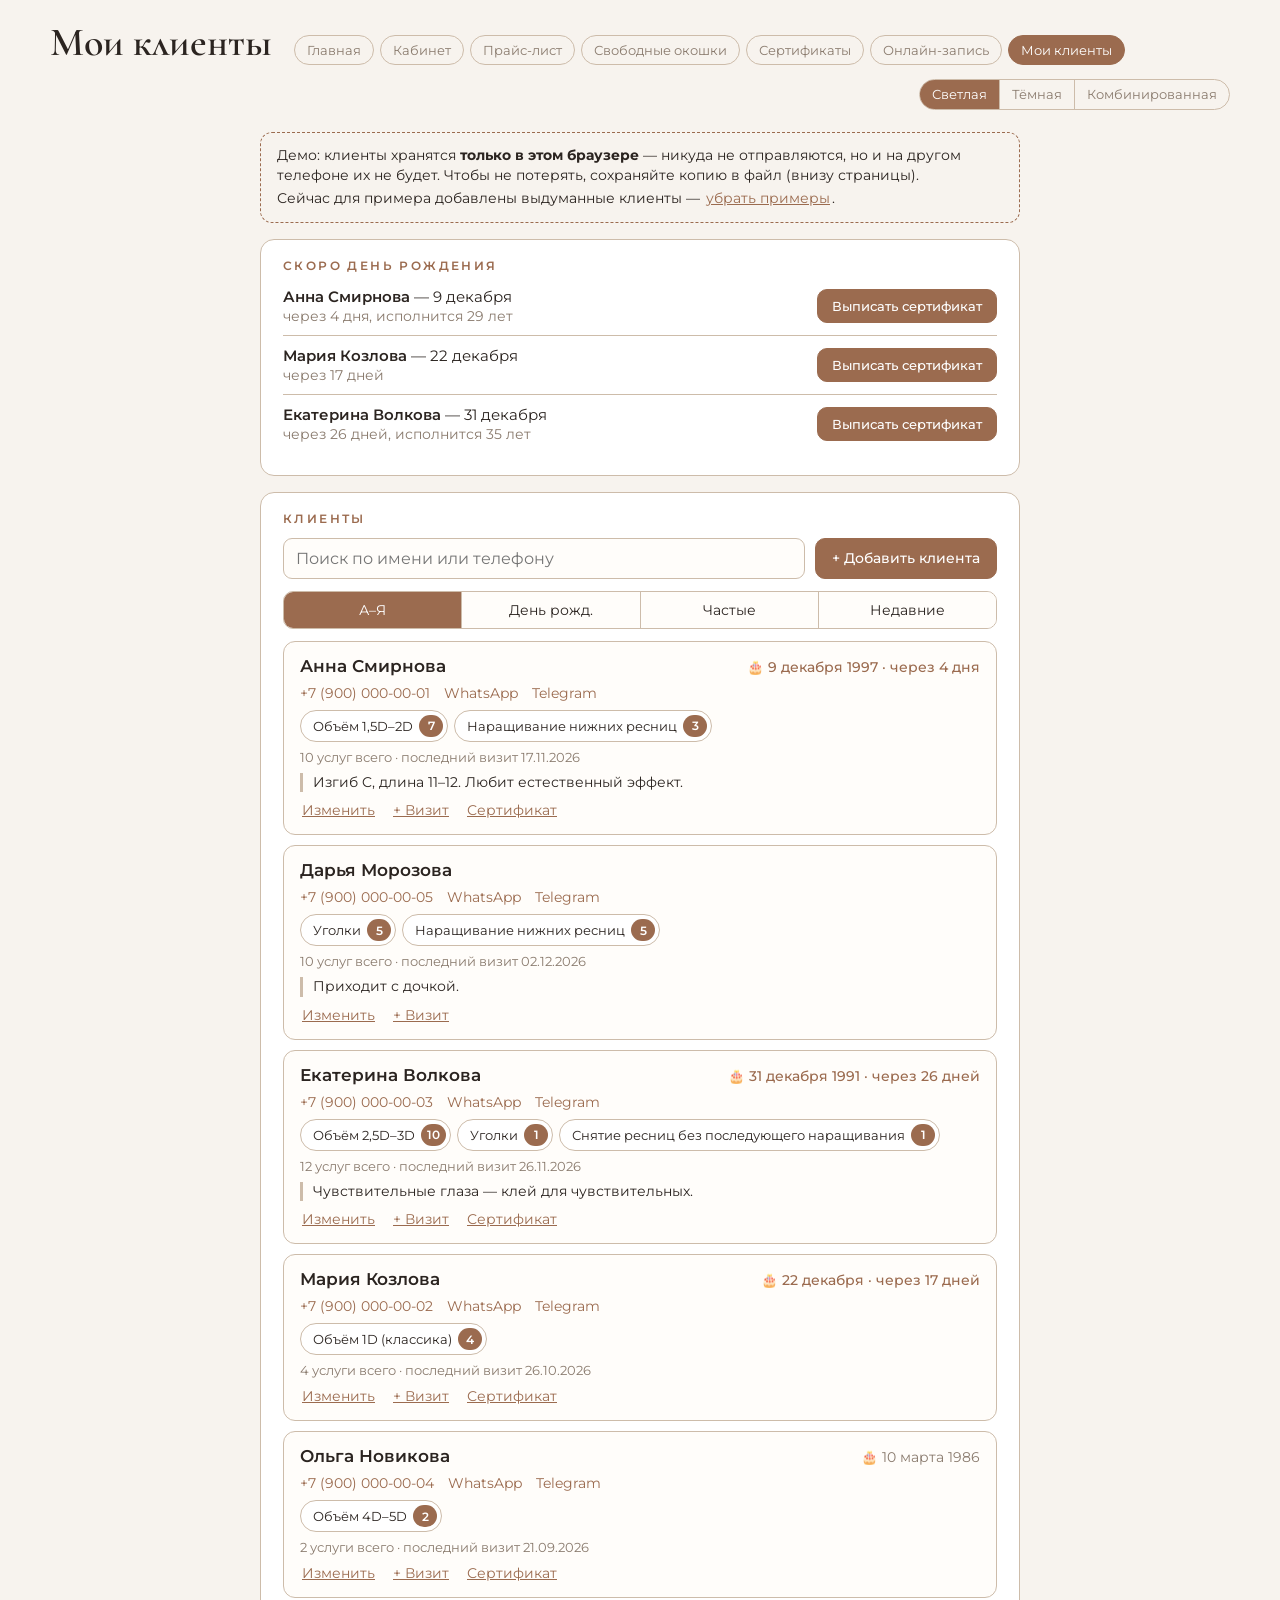
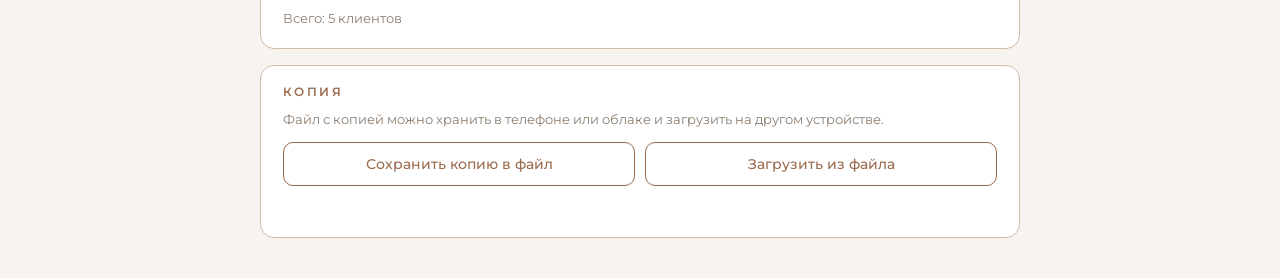
<file: clients/index.html>
<!doctype html>
<html lang="ru">
<head>
<meta charset="utf-8">
<meta name="viewport" content="width=device-width, initial-scale=1, maximum-scale=1, viewport-fit=cover">
<meta name="theme-color" content="#f7f3ee">
<title>Мои клиенты</title>
<link rel="stylesheet" href="https://fonts.googleapis.com/css2?family=Cormorant+Garamond:ital,wght@0,600;1,500&family=Montserrat:wght@400;500;600&display=swap">
<link rel="stylesheet" href="../kit/kit.css?v=202610270023">
<script>try { var u = localStorage.getItem("beauty.ui"); if (u) document.documentElement.dataset.ui = u; } catch (e) {}</script>
<style>
  /* Клиенты мастера: дни рождения сверху, ниже поиск и карточки; правка — прямо в карточке. */
  .cl { max-width: 760px; width: 100%; margin: 0 auto; display: flex; flex-direction: column; gap: 16px; }
  .demo { border: 1px dashed var(--accent); border-radius: 12px; padding: 12px 16px; font-size: 13.5px; line-height: 1.5; color: var(--page-text, var(--text)); }
  .demo .linkbtn { font-size: inherit; }
  .box { background: var(--panel); border: 1px solid var(--line); border-radius: 14px; padding: 18px 22px 22px; display: flex; flex-direction: column; gap: 12px; color: var(--text); }
  .bd-row { display: flex; align-items: center; justify-content: space-between; gap: 10px 14px; flex-wrap: wrap; padding: 10px 0; border-top: 1px solid var(--line); }
  .bd-row:first-of-type { border-top: 0; padding-top: 2px; }
  .bd-row b { font-weight: 600; }
  .bd-row .when { color: var(--muted); font-size: 13.5px; }
  .bd-row .when.today { color: var(--accent); font-weight: 600; }
  .bd-row .btn { padding: 8px 14px; font-size: 13px; text-decoration: none; }
  .tools { display: grid; grid-template-columns: minmax(0, 1fr) auto; gap: 10px; }
  .tools .btn { padding: 10px 16px; }
  .clist { display: flex; flex-direction: column; gap: 10px; }
  .cc { border: 1px solid var(--line); border-radius: 12px; background: var(--field); padding: 14px 16px; display: flex; flex-direction: column; gap: 8px; }
  .cc-top { display: flex; justify-content: space-between; align-items: baseline; gap: 6px 12px; flex-wrap: wrap; }
  .cc-top b { font-size: 17px; font-weight: 600; }
  .cc-bd { font-size: 13.5px; color: var(--muted); }
  .cc-bd.soon { color: var(--accent); font-weight: 500; }
  .cc-ph { display: flex; gap: 6px 14px; flex-wrap: wrap; font-size: 14px; }
  .cc-ph a { color: var(--accent); text-decoration: none; }
  .csv { display: flex; flex-wrap: wrap; gap: 6px; }
  .sv { display: inline-flex; align-items: center; gap: 6px; border: 1px solid var(--line); background: var(--panel); border-radius: 99px; padding: 4px 4px 4px 12px; font-size: 13px; }
  .sv i { font-style: normal; min-width: 24px; height: 22px; border-radius: 99px; background: var(--accent); color: var(--accent-ink); display: inline-grid; place-items: center; font-size: 12px; font-weight: 600; padding: 0 6px; }
  .cc-meta { font-size: 12.5px; color: var(--muted); }
  .cc-note { font-size: 13.5px; line-height: 1.45; white-space: pre-line; border-left: 3px solid var(--line); padding-left: 10px; }
  .cc-act { display: flex; gap: 14px; flex-wrap: wrap; }
  .cc-act .linkbtn { font-size: 13.5px; }
  .count { font-size: 13px; color: var(--muted); }
  #sort button { white-space: nowrap; padding-left: 4px; padding-right: 4px; }
  /* форма клиента */
  .cform { border: 1px solid var(--accent); border-radius: 12px; background: var(--field); padding: 16px; display: flex; flex-direction: column; gap: 12px; }
  .bdate { display: grid; grid-template-columns: 76px minmax(0, 1fr) 92px; gap: 8px; }
  textarea { width: 100%; font: inherit; font-size: 15px; color: var(--text); background: var(--panel); border: 1px solid var(--line); border-radius: 9px; padding: 10px 12px; min-height: 64px; resize: vertical; }
  .cform input[type="text"], .cform input[type="tel"], .cform select { background: var(--panel); }
  .fsvc { display: flex; flex-direction: column; gap: 6px; }
  .fsv { display: grid; grid-template-columns: minmax(0, 1fr) 34px 34px 34px; gap: 6px; align-items: center; font-size: 14px; }
  .fsv b { font-weight: 500; }
  .fsv output { text-align: center; font-weight: 600; color: var(--accent); }
  .fsv .icon { height: 34px; min-width: 34px; padding: 0; }
  .vhead { font-size: 16px; font-weight: 600; }
  .vsvcs { display: flex; flex-wrap: wrap; gap: 6px; }
  .vsvcs .chip { white-space: normal; text-align: left; }
  .vsvcs .chip[aria-pressed="true"] { background: var(--accent); border-color: var(--accent); color: var(--accent-ink); }
  .vsvcs .chip[aria-pressed="true"] span { color: inherit; opacity: .8; }
  .addsvc { display: grid; grid-template-columns: minmax(0, 1fr) auto; gap: 8px; }
  .addsvc .btn { padding: 8px 14px; }
  .fbtns { display: flex; gap: 10px; flex-wrap: wrap; align-items: center; }
  .fbtns .btn { flex: 0 1 auto; }
  .fbtns .del { margin-left: auto; color: var(--bad); }
  .empty { text-align: center; padding: 18px 6px; }
  @media (max-width: 520px) {
    .box { padding: 14px 14px 16px; }
    .tools { grid-template-columns: 1fr; }
    .cc { padding: 12px; }
    .bdate { grid-template-columns: 64px minmax(0, 1fr) 80px; }
  }
</style>
</head>
<body>
<div class="wrap">
  <header class="top">
    <h1>Мои клиенты</h1>
    <nav><a href="../">Главная</a><a href="../cabinet/">Кабинет</a><a href="../price/">Прайс-лист</a><a href="../windows/">Свободные окошки</a><a href="../certs/">Сертификаты</a><a href="../booking/">Онлайн-запись</a><a href="../clients/" aria-current="page">Мои клиенты</a></nav>
  </header>

  <div class="cl">
    <div class="demo">Демо: клиенты хранятся <b>только в этом браузере</b> — никуда не отправляются, но и на другом телефоне их не будет. Чтобы не потерять, сохраняйте копию в файл (внизу страницы).
      <span id="exNote" hidden><br>Сейчас для примера добавлены выдуманные клиенты — <button class="linkbtn" type="button" id="clearEx">убрать примеры</button>.</span></div>

    <section class="box" id="bdBox">
      <h2>Скоро день рождения</h2>
      <div id="bdList"></div>
    </section>

    <section class="box">
      <h2>Клиенты</h2>
      <div class="tools">
        <input type="search" id="q" placeholder="Поиск по имени или телефону" aria-label="Поиск по имени или телефону" autocomplete="off">
        <button class="btn" type="button" id="add">+ Добавить клиента</button>
      </div>
      <div class="seg" id="sort" role="group" aria-label="Порядок">
        <button type="button" data-k="name">А–Я</button><button type="button" data-k="bday">День рожд.</button><button type="button" data-k="often">Частые</button><button type="button" data-k="last">Недавние</button>
      </div>
      <div id="list" class="clist"></div>
      <div class="count" id="count"></div>
    </section>

    <section class="box">
      <h2>Копия</h2>
      <span class="hint">Файл с копией можно хранить в телефоне или облаке и загрузить на другом устройстве.</span>
      <div class="btnrow"><button class="btn ghost" type="button" id="exp">Сохранить копию в файл</button><button class="btn ghost" type="button" id="imp">Загрузить из файла</button></div>
      <input type="file" id="file" accept=".json,application/json" hidden>
      <div class="status" id="status"></div>
    </section>
  </div>
</div>
<datalist id="svcOpts"></datalist>

<script src="../kit/backgrounds.js?v=202610270023"></script>
<script src="../kit/trends.js?v=202610270023"></script>
<script src="../kit/kit.js?v=202610270023"></script>
<script>
const { esc, normPhone, fmtPhone, maskPhone } = Kit, $ = id => document.getElementById(id);
const MONTHS = ["января", "февраля", "марта", "апреля", "мая", "июня", "июля", "августа", "сентября", "октября", "ноября", "декабря"];
const MONTHS1 = ["январь", "февраль", "март", "апрель", "май", "июнь", "июль", "август", "сентябрь", "октябрь", "ноябрь", "декабрь"];
const pad = n => String(n).padStart(2, "0");
const iso = d => `${d.getFullYear()}-${pad(d.getMonth() + 1)}-${pad(d.getDate())}`;
const today = () => { const d = new Date(); d.setHours(0, 0, 0, 0); return d; };
const plural = (n, a, b, c) => { const m = n % 10, h = n % 100; return m === 1 && h !== 11 ? a : m >= 2 && m <= 4 && (h < 12 || h > 14) ? b : c; };

// услуги для подсказки — из прайса мастера, иначе базовые для ресниц
const price = Kit.loadJSON("price.v1");
const SVC_NAMES = ((price && price.services && price.services.length) ? price.services.map(s => s.name) :
  ["Уголки", "Наращивание нижних ресниц", "Объём 1D (классика)", "Объём 1,5D–2D", "Объём 2,5D–3D", "Объём 4D–5D", "Снятие ресниц без последующего наращивания"])
  .map(n => (n || "").trim()).filter(Boolean);
$("svcOpts").innerHTML = SVC_NAMES.map(n => `<option value="${esc(n)}">`).join("");

// примеры при первом открытии: дни рождения — от сегодняшнего дня, чтобы было видно напоминание
function examples() {
  const t = today(), bd = (days, age) => { const d = new Date(t); d.setDate(d.getDate() + days); return { d: d.getDate(), m: d.getMonth() + 1, y: age ? d.getFullYear() - age : "" }; };
  const ago = days => { const d = new Date(t); d.setDate(d.getDate() - days); return iso(d); };
  const s = i => SVC_NAMES[Math.min(i, SVC_NAMES.length - 1)];
  return [
    { name: "Анна Смирнова", phone: "+7 (900) 000-00-01", ...bd(4, 29), note: "Изгиб C, длина 11–12. Любит естественный эффект.", svcs: { [s(3)]: 7, [s(1)]: 3 }, last: ago(18) },
    { name: "Мария Козлова", phone: "+7 (900) 000-00-02", ...bd(17, 0), note: "", svcs: { [s(2)]: 4 }, last: ago(40) },
    { name: "Екатерина Волкова", phone: "+7 (900) 000-00-03", ...bd(26, 35), note: "Чувствительные глаза — клей для чувствительных.", svcs: { [s(4)]: 10, [s(0)]: 1, [s(6)]: 1 }, last: ago(9) },
    { name: "Ольга Новикова", phone: "+7 (900) 000-00-04", ...bd(95, 41), note: "", svcs: { [s(5)]: 2 }, last: ago(75) },
    { name: "Дарья Морозова", phone: "+7 (900) 000-00-05", d: "", m: "", y: "", note: "Приходит с дочкой.", svcs: { [s(0)]: 5, [s(1)]: 5 }, last: ago(3) },
  ].map((c, i) => ({ id: "ex" + i, ex: true, ...c }));
}
let list = Kit.loadClients();
if (!list) { list = examples(); Kit.saveClients(list); }
const save = () => Kit.saveClients(list);

// день рождения: через сколько дней ближайший, сколько исполнится
function nextBd(c) {
  if (!c.d || !c.m) return null;
  const t = today(); let y = t.getFullYear();
  const at = yy => { const leap = new Date(yy, 1, 29).getMonth() === 1; return new Date(yy, c.m - 1, c.m === 2 && c.d === 29 && !leap ? 28 : c.d); };
  let d = at(y); if (d < t) d = at(++y);
  return { days: Math.round((d - t) / 864e5), age: c.y ? y - c.y : 0 };
}
const bdText = c => c.d && c.m ? `${c.d} ${MONTHS[c.m - 1]}${c.y ? " " + c.y : ""}` : "";
const whenText = n => n.days === 0 ? "сегодня 🎉" : n.days === 1 ? "завтра" : `через ${n.days} ${plural(n.days, "день", "дня", "дней")}`;
const visits = c => Object.values(c.svcs || {}).reduce((a, n) => a + n, 0);
const ruDate = s => s ? s.split("-").reverse().join(".") : "";

function buildBirthdays() {
  const soon = list.map(c => ({ c, n: nextBd(c) })).filter(x => x.n && x.n.days <= 30).sort((a, b) => a.n.days - b.n.days);
  $("bdList").innerHTML = soon.length ? soon.map(({ c, n }) => `<div class="bd-row"><div><b>${esc(c.name)}</b> — ${c.d} ${MONTHS[c.m - 1]}<br>
      <span class="when${n.days === 0 ? " today" : ""}">${whenText(n)}${n.age ? `, исполнится ${n.age} ${plural(n.age, "год", "года", "лет")}` : ""}</span></div>
      <a class="btn" href="../certs/?to=${encodeURIComponent(c.name)}">Выписать сертификат</a></div>`).join("")
    : `<span class="hint">В ближайший месяц дней рождения нет. Дату рождения можно вписать в карточке клиента.</span>`;
}

let sortBy = Kit.store.get("clients.sort") || "name", editing = null, draft = null;
function sorted() {
  const q = $("q").value.trim().toLowerCase(), qd = q.replace(/\D/g, "");
  const f = list.filter(c => !q || c.name.toLowerCase().includes(q) || (qd.length >= 3 && normPhone(c.phone).includes(qd)) || (c.phone || "").includes(q));
  const by = {
    name: (a, b) => a.name.localeCompare(b.name, "ru"),
    bday: (a, b) => ((nextBd(a) || { days: 999 }).days - (nextBd(b) || { days: 999 }).days) || a.name.localeCompare(b.name, "ru"),
    often: (a, b) => visits(b) - visits(a) || a.name.localeCompare(b.name, "ru"),
    last: (a, b) => (b.last || "").localeCompare(a.last || "") || a.name.localeCompare(b.name, "ru"),
  }[sortBy];
  return f.sort(by);
}
function card(c) {
  const n = nextBd(c), p = normPhone(c.phone), sv = Object.entries(c.svcs || {}).filter(([, k]) => k > 0).sort((a, b) => b[1] - a[1]);
  return `<article class="cc" data-id="${esc(c.id)}">
    <div class="cc-top"><b>${esc(c.name)}</b>${c.d && c.m ? `<span class="cc-bd${n && n.days <= 30 ? " soon" : ""}">🎂 ${bdText(c)}${n && n.days <= 30 ? " · " + whenText(n) : ""}</span>` : ""}</div>
    ${c.phone ? `<div class="cc-ph">${p ? `<a href="tel:+${p}">${esc(fmtPhone(c.phone))}</a><a href="https://wa.me/${p}" target="_blank" rel="noopener">WhatsApp</a><a href="https://t.me/+${p}" target="_blank" rel="noopener">Telegram</a>` : esc(c.phone)}</div>` : ""}
    ${sv.length ? `<div class="csv">${sv.map(([s, k]) => `<span class="sv">${esc(s)}<i title="${k} ${plural(k, "раз", "раза", "раз")}">${k}</i></span>`).join("")}</div>` : ""}
    <div class="cc-meta">${visits(c) ? `${visits(c)} ${plural(visits(c), "услуга", "услуги", "услуг")} всего` : "услуг пока нет"}${c.last ? ` · последний визит ${ruDate(c.last)}` : ""}</div>
    ${c.note ? `<div class="cc-note">${esc(c.note)}</div>` : ""}
    <div class="cc-act"><button class="linkbtn" type="button" data-edit>Изменить</button><button class="linkbtn" type="button" data-visit>+ Визит</button>${c.d && c.m ? `<a class="linkbtn" href="../certs/?to=${encodeURIComponent(c.name)}">Сертификат</a>` : ""}</div>
  </article>`;
}
function form() {
  const c = draft, sv = Object.entries(c.svcs);
  return `<div class="cform" id="cform">
    <div class="field"><label for="fName" class="req">Имя</label><input id="fName" type="text" maxlength="60" autocomplete="off" value="${esc(c.name)}" placeholder="Например, Анна Смирнова"></div>
    <div class="field"><label for="fPhone">Телефон</label><input id="fPhone" type="tel" inputmode="tel" maxlength="18" autocomplete="off" value="${esc(c.phone)}" placeholder="+7 (999) 999-99-99"></div>
    <div class="field"><span class="lbl">День рождения <span class="hint">— год можно не указывать</span></span>
      <div class="bdate"><select id="fD" aria-label="День"><option value="">день</option>${Array.from({ length: 31 }, (_, i) => `<option${+c.d === i + 1 ? " selected" : ""}>${i + 1}</option>`).join("")}</select>
        <select id="fM" aria-label="Месяц"><option value="">месяц</option>${MONTHS1.map((m, i) => `<option value="${i + 1}"${+c.m === i + 1 ? " selected" : ""}>${m}</option>`).join("")}</select>
        <input id="fY" type="text" inputmode="numeric" maxlength="4" placeholder="год" aria-label="Год" value="${esc(c.y || "")}"></div></div>
    <div class="field"><span class="lbl">Услуги — сколько раз делали</span>
      <div class="fsvc">${sv.length ? sv.map(([s, k]) => `<div class="fsv" data-s="${esc(s)}"><b>${esc(s)}</b><button class="icon" type="button" data-d="-1" aria-label="Меньше">−</button><output>${k}</output><button class="icon" type="button" data-d="1" aria-label="Больше">+</button></div>`).join("") : `<span class="hint">Пока пусто — добавьте услугу ниже.</span>`}</div>
      <div class="addsvc"><input id="fSvc" type="text" list="svcOpts" maxlength="60" placeholder="Добавить услугу" aria-label="Добавить услугу"><button class="btn ghost" type="button" id="fSvcAdd">Добавить</button></div></div>
    <div class="field"><label for="fNote">Заметки</label><textarea id="fNote" maxlength="400" placeholder="Изгиб, длина, аллергия, пожелания…">${esc(c.note)}</textarea></div>
    <div class="status" id="fStatus"></div>
    <div class="fbtns"><button class="btn" type="button" id="fSave">Сохранить</button><button class="btn ghost" type="button" id="fCancel">Отмена</button>${editing !== "new" ? `<button class="linkbtn del" type="button" id="fDel">Удалить клиента</button>` : ""}</div>
  </div>`;
}
// визит: дата и отметки услуг; при сохранении каждая отмеченная услуга +1
function visitForm() {
  const c = draft, v = draft.visit, names = [...new Set([...Object.entries(c.svcs).sort((a, b) => b[1] - a[1]).map(([s]) => s), ...SVC_NAMES, ...v.picked])];
  return `<div class="cform" id="cform">
    <b class="vhead">Визит — ${esc(c.name)}</b>
    <div class="field"><label for="vDate">Дата</label><input id="vDate" type="date" value="${esc(v.date)}" max="${iso(today())}"></div>
    <div class="field"><span class="lbl">Что сделали — отметьте</span>
      <div class="vsvcs">${names.map(s => `<button class="chip" type="button" data-pick="${esc(s)}" aria-pressed="${v.picked.includes(s)}">${esc(s)}${c.svcs[s] ? ` <span>${c.svcs[s]}</span>` : ""}</button>`).join("")}</div>
      <div class="addsvc"><input id="fSvc" type="text" list="svcOpts" maxlength="60" placeholder="Другая услуга" aria-label="Другая услуга"><button class="btn ghost" type="button" id="fSvcAdd">Добавить</button></div></div>
    <div class="status" id="fStatus"></div>
    <div class="fbtns"><button class="btn" type="button" id="vSave">Сохранить визит</button><button class="btn ghost" type="button" id="fCancel">Отмена</button></div>
  </div>`;
}
function build() {
  $("sort").querySelectorAll("[data-k]").forEach(b => b.setAttribute("aria-pressed", b.dataset.k === sortBy));
  const f = sorted();
  $("list").innerHTML = (editing === "new" ? form() : "") + (f.map(c => c.id === editing ? (draft.visit ? visitForm() : form()) : card(c)).join("")
    || (editing === "new" ? "" : `<div class="empty hint">${list.length ? "Никого не нашли." : "Клиентов пока нет — нажмите «+ Добавить клиента». Клиенты из онлайн-записи появятся здесь сами."}</div>`));
  $("count").textContent = list.length ? `Всего: ${list.length} ${plural(list.length, "клиент", "клиента", "клиентов")}` : "";
  $("exNote").hidden = !list.some(c => c.ex);
  buildBirthdays();
}
// форма: черновик правим на месте, в список пишем по «Сохранить»
function readForm() {
  if (draft.visit) { draft.visit.date = $("vDate").value; return; }
  draft.name = $("fName").value; draft.phone = $("fPhone").value; draft.note = $("fNote").value;
  draft.d = +$("fD").value || ""; draft.m = +$("fM").value || ""; draft.y = +$("fY").value || "";
}
function openForm(id, visit) {
  editing = id;
  const c = id === "new" ? { id: Date.now().toString(36), name: "", phone: "", d: "", m: "", y: "", note: "", svcs: {} } : list.find(x => x.id === id);
  draft = JSON.parse(JSON.stringify(c));
  if (visit) draft.visit = { date: iso(today()), picked: [] };
  build(); $("cform").scrollIntoView({ block: "nearest" }); if (!visit) $("fName").focus({ preventScroll: true });
}
function closeForm() { editing = draft = null; build(); }

$("list").addEventListener("click", e => {
  const cc = e.target.closest(".cc");
  if (cc && e.target.closest("[data-edit]")) return openForm(cc.dataset.id);
  if (cc && e.target.closest("[data-visit]")) return openForm(cc.dataset.id, true);
  if (!draft) return;
  const pick = e.target.closest("[data-pick]");
  if (pick) { const s = pick.dataset.pick, p = draft.visit.picked; p.includes(s) ? p.splice(p.indexOf(s), 1) : p.push(s); pick.setAttribute("aria-pressed", p.includes(s)); return; }
  if (e.target.id === "fSvcAdd" && draft.visit) { readForm(); const s = $("fSvc").value.trim(); if (s && !draft.visit.picked.includes(s)) draft.visit.picked.push(s); build(); return; }
  if (e.target.id === "vSave") {
    readForm(); const v = draft.visit;
    if (!v.picked.length) { $("fStatus").textContent = "Отметьте хотя бы одну услугу."; $("fStatus").className = "status err"; return; }
    const c = list.find(x => x.id === editing);
    v.picked.forEach(s => c.svcs[s] = (c.svcs[s] || 0) + 1);
    if (v.date && (!c.last || v.date > c.last)) c.last = v.date;
    delete c.ex; save(); closeForm(); return;
  }
  const step = e.target.closest("[data-d]");
  if (step) { readForm(); const s = step.closest(".fsv").dataset.s, k = (draft.svcs[s] || 0) + +step.dataset.d; if (k > 0) draft.svcs[s] = k; else delete draft.svcs[s]; build(); return; }
  if (e.target.id === "fSvcAdd") { readForm(); const s = $("fSvc").value.trim(); if (s) draft.svcs[s] = (draft.svcs[s] || 0) + 1; build(); $("fSvc").focus(); return; }
  if (e.target.id === "fCancel") return closeForm();
  if (e.target.id === "fDel") { if (confirm(`Удалить «${draft.name || "клиента"}»?`)) { list = list.filter(c => c.id !== editing); save(); closeForm(); } return; }
  if (e.target.id === "fSave") {
    readForm();
    const st = (t) => { $("fStatus").textContent = t; $("fStatus").className = "status err"; };
    if (!draft.name.trim()) { st("Укажите имя."); return $("fName").focus(); }
    if (draft.phone.trim() && !normPhone(draft.phone)) { st("Телефон указан не полностью."); return $("fPhone").focus(); }
    if ((draft.d && !draft.m) || (!draft.d && draft.m)) { st("Укажите и день, и месяц рождения."); return; }
    const yr = today().getFullYear();
    if (draft.y && (draft.y < yr - 100 || draft.y > yr)) { st("Год рождения — четыре цифры, например 1990."); return $("fY").focus(); }
    draft.name = draft.name.trim(); draft.note = draft.note.trim(); draft.phone = normPhone(draft.phone) ? fmtPhone(draft.phone) : "";
    delete draft.ex;                                            // поправленный пример становится своим клиентом
    const i = list.findIndex(c => c.id === draft.id);
    if (i >= 0) list[i] = draft; else list.push(draft);
    save(); closeForm();
  }
});
$("list").addEventListener("input", e => { if (e.target.id === "fPhone") e.target.value = maskPhone(e.target.value, (e.inputType || "").startsWith("delete")); });
$("list").addEventListener("keydown", e => { if (e.target.id === "fSvc" && e.key === "Enter") { e.preventDefault(); $("fSvcAdd").click(); } });
$("add").addEventListener("click", () => { $("q").value = ""; openForm("new"); });
$("q").addEventListener("input", () => { if (!draft) build(); });
$("sort").addEventListener("click", e => { const b = e.target.closest("[data-k]"); if (!b) return; sortBy = b.dataset.k; Kit.store.set("clients.sort", sortBy); if (draft) readForm(); build(); });
$("clearEx").addEventListener("click", () => { list = list.filter(c => !c.ex); save(); closeForm(); });

// копия в файл и обратно
function setStatus(t, kind) { $("status").textContent = t; $("status").className = "status" + (kind ? " " + kind : ""); }
$("exp").addEventListener("click", () => {
  const a = document.createElement("a");
  a.href = URL.createObjectURL(new Blob([JSON.stringify({ clients: list, saved: new Date().toISOString() }, null, 1)], { type: "application/json" }));
  a.download = `клиенты_${iso(today())}.json`; a.click(); setTimeout(() => URL.revokeObjectURL(a.href), 2000);
  setStatus("Файл сохранён в «Загрузки».", "ok");
});
$("imp").addEventListener("click", () => $("file").click());
$("file").addEventListener("change", async e => {
  const f = e.target.files[0]; e.target.value = ""; if (!f) return;
  try {
    const data = JSON.parse(await f.text()), arr = Array.isArray(data) ? data : data.clients;
    if (!Array.isArray(arr) || arr.some(c => !c || typeof c.name !== "string")) throw 0;
    if (list.length && !confirm(`Заменить текущий список (${list.length}) клиентами из файла (${arr.length})?`)) return;
    list = arr.map(c => ({ id: String(c.id || Math.random().toString(36).slice(2)), name: c.name, phone: c.phone || "", d: c.d || "", m: c.m || "", y: c.y || "", note: c.note || "", svcs: c.svcs || {}, last: c.last || "", ...(c.ex ? { ex: true } : {}) }));
    save(); closeForm(); setStatus(`Загружено: ${list.length} ${plural(list.length, "клиент", "клиента", "клиентов")}.`, "ok");
  } catch (x) { setStatus("Это не файл с копией клиентов.", "err"); }
});

build();
</script>
</body>
</html>
</file>
<file: kit/kit.css>
/* Общие стили разделов: форма с вкладками слева, живое превью картинки справа; на телефоне превью сверху. */
:root {
  --bg: #f7f3ee; --panel: #ffffff; --line: #cdbcaa; --field: #fffdfa;
  --text: #2b2420; --muted: #8a7b6e; --accent: #9b6b4f; --accent-ink: #ffffff; --bad: #b8483a; --ok: #4f7f45; --warn: #b7791f;
  --free: #9b6b4f; --busy: #efe7dd;
  --ui: "Montserrat", "Segoe UI", system-ui, sans-serif;
  --display: "Cormorant Garamond", "Times New Roman", serif;
  color-scheme: light;
}
/* оформление: светлая (по умолчанию днём), тёмная, комбинированная — тёмный фон и шапка, светлые панели */
@media (prefers-color-scheme: dark) {
  :root:not([data-ui]) {
    --bg: #16120f; --panel: #1f1a16; --line: #5a4b40; --field: #1a1613;
    --text: #eee5da; --muted: #a8988a; --accent: #d2a37f; --accent-ink: #1a120c; --bad: #e08a6a; --ok: #8fbf7a; --warn: #e2b45a;
    --free: #d2a37f; --busy: #2c251f;
    color-scheme: dark;
  }
}
:root[data-ui="dark"] {
  --bg: #16120f; --panel: #1f1a16; --line: #5a4b40; --field: #1a1613;
  --text: #eee5da; --muted: #a8988a; --accent: #d2a37f; --accent-ink: #1a120c; --bad: #e08a6a; --ok: #8fbf7a; --warn: #e2b45a;
  --free: #d2a37f; --busy: #2c251f;
  color-scheme: dark;
}
:root[data-ui="mix"] { --page-bg: #15110e; --page-text: #f1e8dc; --page-muted: #bfae95; --page-line: #5c4c40; }
* { box-sizing: border-box; }
[hidden] { display: none !important; }
html, body { margin: 0; }
body {
  background: var(--page-bg, var(--bg)); color: var(--page-text, var(--text)); font-family: var(--ui); font-size: 15px;
  padding: calc(22px + env(safe-area-inset-top, 0px)) max(16px, env(safe-area-inset-right, 0px)) calc(40px + env(safe-area-inset-bottom, 0px)) max(16px, env(safe-area-inset-left, 0px));
}
.wrap { max-width: 1180px; margin: 0 auto; display: flex; flex-direction: column; gap: 22px; }
header.top { display: flex; align-items: baseline; gap: 14px 22px; flex-wrap: wrap; }
header.top h1 { margin: 0; font-family: var(--display); font-weight: 600; font-size: 40px; line-height: 1; }
header.top nav { display: flex; gap: 6px; flex-wrap: wrap; }
header.top nav a { color: var(--page-muted, var(--muted)); text-decoration: none; font-size: 13px; padding: 6px 12px; border: 1px solid var(--page-line, var(--line)); border-radius: 99px; }
header.top nav a[aria-current="page"] { color: var(--accent-ink); background: var(--accent); border-color: var(--accent); }
.uiswitch { margin-left: auto; display: flex; border: 1px solid var(--page-line, var(--line)); border-radius: 99px; overflow: hidden; }
.uiswitch button { border: 0; background: none; color: var(--page-muted, var(--muted)); font: inherit; font-size: 12.5px; padding: 7px 12px; cursor: pointer; white-space: nowrap; }
.uiswitch button + button { border-left: 1px solid var(--page-line, var(--line)); }
.uiswitch button[aria-pressed="true"] { background: var(--accent); color: var(--accent-ink); }
.panel, .card, .hello { color: var(--text); }
.preview .hint { color: var(--page-muted, var(--muted)); }

.grid { display: grid; grid-template-columns: minmax(0, 500px) minmax(0, 1fr); gap: 36px; align-items: start; }
.panel { background: var(--panel); border: 1px solid var(--line); border-radius: 14px; padding: 0 22px 22px; display: flex; flex-direction: column; gap: 22px; min-width: 0; }
nav.tabs { display: flex; border-bottom: 1px solid var(--line); margin: 0 -22px; padding: 0 12px; overflow-x: auto; }
nav.tabs button { background: none; border: 0; border-bottom: 2px solid transparent; color: var(--muted); padding: 16px 12px 12px; font: inherit; font-size: 13px; letter-spacing: .12em; text-transform: uppercase; cursor: pointer; white-space: nowrap; }
nav.tabs button[aria-selected="true"] { color: var(--accent); border-bottom-color: var(--accent); font-weight: 600; }
.tab { display: flex; flex-direction: column; gap: 22px; }
.tab > div { display: flex; flex-direction: column; gap: 22px; }
section.group { display: flex; flex-direction: column; gap: 12px; }
section.group + section.group, .tab > div + section.group, .tab > section.group + div { border-top: 1px solid var(--line); padding-top: 20px; }
h2 { margin: 0; font-size: 12px; letter-spacing: .2em; text-transform: uppercase; color: var(--accent); font-weight: 600; }
.field { display: flex; flex-direction: column; gap: 6px; min-width: 0; }
.row { display: grid; grid-template-columns: 1fr 1fr; gap: 12px; }
label, .lbl { font-size: 12px; color: var(--muted); }
.req::after { content: " *"; color: var(--bad); }
input[type="text"], input[type="tel"], input[type="url"], input[type="email"], input[type="date"], input[type="time"], input[type="search"], select {
  width: 100%; font: inherit; font-size: 16px; color: var(--text); background: var(--field);
  border: 1px solid var(--line); border-radius: 9px; padding: 10px 12px; min-width: 0;
}
input:focus-visible, select:focus-visible, button:focus-visible { outline: 2px solid var(--accent); outline-offset: 2px; }
.hint { font-size: 12.5px; color: var(--muted); line-height: 1.45; }
.seg { display: flex; border: 1px solid var(--line); border-radius: 10px; overflow: hidden; }
.seg button { flex: 1; border: 0; background: var(--field); color: var(--text); font: inherit; font-size: 13.5px; padding: 10px 6px; cursor: pointer; }
.seg button + button { border-left: 1px solid var(--line); }
.seg button[aria-pressed="true"] { background: var(--accent); color: var(--accent-ink); }

.cats { display: grid; grid-auto-flow: column; grid-template-rows: auto auto; justify-content: start; gap: 8px; overflow-x: auto; padding-bottom: 4px; }   /* категории в две строки — прокрутка вдвое короче */
.chip { border: 1px solid var(--line); background: var(--field); color: var(--text); border-radius: 99px; padding: 8px 14px; font: inherit; font-size: 13.5px; cursor: pointer; white-space: nowrap; }
.chip span { color: var(--muted); font-size: 12px; }
.chip[aria-pressed="true"] { background: var(--accent); border-color: var(--accent); color: var(--accent-ink); }
.chip[aria-pressed="true"] span { color: inherit; opacity: .8; }
.thumbs { display: grid; grid-template-columns: repeat(auto-fill, minmax(104px, 1fr)); gap: 10px; }
.thumb { border: 0; padding: 0; background: none; cursor: pointer; border-radius: 8px; line-height: 0; width: 100%; }
.tw { position: relative; }
.fav { position: absolute; bottom: 4px; left: 4px; width: 28px; height: 28px; border-radius: 50%; border: 0; padding: 0; background: rgba(255,255,255,.85); color: #b0405e; font-size: 16px; line-height: 28px; cursor: pointer; box-shadow: 0 1px 3px rgba(0,0,0,.25); }
.fav[aria-pressed="true"] { background: #b0405e; color: #fff; }
.thumbs > .hint { grid-column: 1 / -1; }
.thumb canvas { width: 100%; height: auto; border-radius: 8px; box-shadow: 0 0 0 1px var(--line); }
.thumb[aria-pressed="true"] canvas { box-shadow: 0 0 0 3px var(--accent); }

.svcs { display: flex; flex-direction: column; gap: 8px; }
.svc { display: grid; grid-template-columns: minmax(0, 1fr) 96px auto; gap: 6px; align-items: center; }
.svc .tools { display: flex; gap: 4px; }
.icon { border: 1px solid var(--line); background: var(--field); color: var(--muted); font: inherit; font-size: 15px; min-width: 34px; height: 40px; border-radius: 8px; cursor: pointer; padding: 0 8px; }
.icon:hover { color: var(--text); }
.icon:disabled { opacity: .35; cursor: default; }
.icon.del { color: var(--bad); font-size: 20px; }
.empty { font-size: 13.5px; color: var(--muted); padding: 6px 0; }
/* подбор услуг: поиск, профессии, плитки */
.picker { border: 1px solid var(--line); border-radius: 12px; padding: 12px; display: flex; flex-direction: column; gap: 10px; background: var(--field); }
.pkprofs { display: flex; gap: 6px; overflow-x: auto; padding-bottom: 2px; }
.pktiles { display: grid; grid-template-columns: 1fr; gap: 4px; max-height: 360px; overflow-y: auto; }   /* одной колонкой: название слева, цена справа */
.tile { text-align: left; border: 1px solid var(--line); background: var(--panel); color: var(--text); border-radius: 10px; padding: 9px 12px; font: inherit; font-size: 13.5px; cursor: pointer; display: flex; justify-content: space-between; align-items: center; gap: 12px; }
.tile b { font-weight: 500; line-height: 1.25; }
.tile span { font-size: 12px; color: var(--accent); white-space: nowrap; flex: none; }
.tile[aria-pressed="true"] { border-color: var(--accent); }
.tile[aria-pressed="true"] span { color: var(--ok); }
.pktiles .empty { grid-column: 1 / -1; }
.pkfoot { display: flex; justify-content: space-between; align-items: center; gap: 10px; flex-wrap: wrap; }
.btn { font: inherit; font-size: 14px; cursor: pointer; border-radius: 10px; padding: 12px 16px; border: 1px solid var(--accent); background: var(--accent); color: var(--accent-ink); font-weight: 500; }
.btn.ghost { background: transparent; color: var(--accent); }
.btnrow { display: flex; gap: 10px; flex-wrap: wrap; }
.btnrow .btn { flex: 1 1 140px; }
.linkbtn { background: none; border: 0; color: var(--accent); padding: 2px; font: inherit; font-size: 12.5px; text-decoration: underline; cursor: pointer; }

.socchips { display: flex; gap: 8px; flex-wrap: wrap; }
.socin { display: grid; grid-template-columns: 112px minmax(0, 1fr) auto; gap: 8px; align-items: center; }
.check.logo { font-size: 12.5px; color: var(--muted); white-space: nowrap; justify-self: center; }
.check.logo span { display: none; }                          /* на широком экране подпись одна — над столбцом */
.sochead { margin-bottom: -4px; }
.sochead span { font-size: 12.5px; color: var(--muted); text-align: center; }
.check { display: flex; gap: 8px; align-items: center; font-size: 14px; color: var(--text); cursor: pointer; }
.check input { width: 18px; height: 18px; accent-color: var(--accent); margin: 0; flex: none; }

.tstyle { display: flex; flex-direction: column; gap: 8px; }
.tstyle + .tstyle { border-top: 1px solid var(--line); padding-top: 14px; }
.thead { display: flex; justify-content: space-between; align-items: baseline; font-size: 14px; font-weight: 600; gap: 10px; }
.trow { display: flex; gap: 8px; align-items: center; }
.trow select { flex: 1; }
.trow input[type="range"] { flex: 1; accent-color: var(--accent); min-width: 0; }
.tval { font-size: 12.5px; color: var(--muted); width: 42px; text-align: right; }
.tog { border: 1px solid var(--line); background: var(--field); color: var(--text); width: 38px; height: 38px; border-radius: 8px; font: inherit; font-size: 15px; cursor: pointer; padding: 0; }
.tog[aria-pressed="true"] { background: var(--accent); border-color: var(--accent); color: var(--accent-ink); }
input[type="color"] { width: 42px; height: 40px; border: 1px solid var(--line); border-radius: 8px; background: var(--field); padding: 3px; cursor: pointer; }

.status { min-height: 1.3em; font-size: 13.5px; color: var(--muted); line-height: 1.45; }
.status.err { color: var(--bad); }
.status.ok { color: var(--ok); }
.preview { position: sticky; top: calc(16px + env(safe-area-inset-top, 0px)); display: flex; flex-direction: column; gap: 10px; align-items: center; min-width: 0; }
.preview .twin, .preview .status { width: 100%; max-width: 460px; }
.preview canvas { width: 100%; max-width: 460px; height: auto; border-radius: 8px; box-shadow: 0 18px 50px rgba(40, 25, 15, .25); background: #ddd; }

/* сетка свободного времени */
.days { display: flex; flex-direction: column; gap: 14px; }
.day { display: flex; flex-direction: column; gap: 6px; }
.dayhead { display: flex; align-items: baseline; gap: 10px; flex-wrap: wrap; }
.dayhead b { font-size: 14px; }
.dayhead .sum { font-size: 13px; color: var(--muted); order: 3; flex-basis: 100%; min-width: 0; }
.dayhead .sum.warn { color: var(--warn); }
.daytools { display: flex; gap: 4px; margin-left: auto; }
.daytools .icon { height: 30px; min-width: 30px; font-size: 12.5px; padding: 0 8px; }
.slots { display: grid; grid-auto-flow: column; grid-auto-columns: minmax(0, 1fr); gap: 2px; touch-action: none; user-select: none; -webkit-user-select: none; }
.slot { height: 34px; border: 0; padding: 0; background: var(--busy); cursor: pointer; border-radius: 3px; }
.slot.on { background: var(--free); }
.slot.hour { box-shadow: inset 2px 0 0 rgba(0, 0, 0, .12); }
.hours { display: grid; grid-auto-flow: column; grid-auto-columns: minmax(0, 1fr); gap: 2px; font-size: 10.5px; color: var(--muted); }
.hours span { white-space: nowrap; overflow: visible; }
.dayhead b.we { color: var(--accent); }
details.month { border: 1px solid var(--line); border-radius: 10px; padding: 0 12px; }
details.month + details.month { margin-top: 10px; }
details.month > summary { cursor: pointer; padding: 12px 0; display: flex; gap: 10px; align-items: baseline; list-style: none; }
details.month > summary::-webkit-details-marker { display: none; }
details.month > summary::before { content: "▸"; color: var(--accent); }
details.month[open] > summary::before { content: "▾"; }
details.month > summary b { text-transform: capitalize; font-size: 15px; }
details.month > summary .mstat { font-size: 12.5px; color: var(--muted); }
details.month > .days { padding-bottom: 14px; }
.legend { display: flex; gap: 14px; font-size: 12.5px; color: var(--muted); align-items: center; flex-wrap: wrap; }
.legend i { display: inline-block; width: 14px; height: 14px; border-radius: 3px; vertical-align: -2px; margin-right: 5px; }

@media (max-width: 860px) { .grid { grid-template-columns: minmax(0, 1fr); } .preview { position: static; order: -1; } .preview canvas { max-width: 320px; } }
@media (max-width: 520px) {
  /* телефон: компактнее — мельче поля и кнопки, меньше отступы (масштаб при фокусе отключён в meta viewport) */
  body { font-size: 13.5px; }
  header.top h1 { font-size: 30px; }
  .panel { padding: 0 14px 16px; gap: 16px; }
  nav.tabs { margin: 0 -14px; }
  .tab, .tab > div { gap: 16px; }
  section.group { gap: 10px; }
  section.group + section.group, .tab > div + section.group, .tab > section.group + div { padding-top: 14px; }
  .row { gap: 8px; }
  .field { gap: 4px; }
  input[type="text"], input[type="tel"], input[type="url"], input[type="email"], input[type="date"], input[type="time"], input[type="search"], select { font-size: 14px; padding: 7px 10px; border-radius: 8px; }
  .seg button, .chip { font-size: 12.5px; padding: 7px 10px; }
  .btn { font-size: 13.5px; padding: 10px 12px; }
  .check { font-size: 13px; }
  /* услуга одной строкой: название, цена, ↑ ↓ × */
  .svcs { gap: 6px; }
  .svc { grid-template-columns: minmax(0, 1fr) 64px auto; gap: 4px; }
  .svc .tools { gap: 2px; }
  .svc .icon { min-width: 26px; height: 33px; padding: 0 4px; font-size: 13px; }
  .svc .icon.del { font-size: 17px; }
}
@media (max-width: 420px) {
  .row { grid-template-columns: 1fr; }
  /* телефон: «✓ WhatsApp … □ только логотип» одной строкой, поле — под ними */
  .socin { grid-template-columns: 1fr auto; grid-template-areas: "name logo" "input input"; gap: 6px 8px; }
  .socin + .socin { margin-top: 8px; }
  .socin > .check:first-child { grid-area: name; } .socin > input { grid-area: input; }
  .sochead { display: none; } .check.logo { grid-area: logo; justify-self: end; } .check.logo span { display: inline; }
  nav.tabs button { flex: 1; padding: 14px 4px 10px; font-size: 12px; letter-spacing: .04em; }
  .thumbs { grid-template-columns: repeat(3, minmax(0, 1fr)); gap: 8px; }
  .slot { height: 38px; }
}
/* фон, уже выбранный в другом разделе */
.thumb.taken { cursor: not-allowed; position: relative; }
.thumb.taken canvas { opacity: .35; }
.thumb.taken::after { content: attr(data-taken); position: absolute; left: 4px; right: 4px; bottom: 6px; font-size: 10px; line-height: 1.2; text-align: center; color: var(--text); background: var(--panel); border-radius: 6px; padding: 3px 2px; }
/* контакты строкой на страницах: значок + ник, «только логотип» — один значок */
.ct { display: inline-flex; align-items: center; gap: 6px; color: inherit; text-decoration: none; }
a.ct:hover { color: var(--accent); }
.ct .ico { width: 16px; height: 16px; flex: none; fill: none; stroke: currentColor; stroke-width: 1.7; stroke-linecap: round; stroke-linejoin: round; }
.ct.logo .ico { width: 20px; height: 20px; }
/* контакт не заполнен в кабинете — ссылка «заполнить» */
a.chip.off { text-decoration: none; border-style: dashed; color: var(--muted); background: transparent; }
a.chip.off span { color: var(--accent); font-weight: 600; }
a.chip.off:hover { color: var(--accent); border-color: var(--accent); }
/* подсветка поля, куда привели из раздела */
.flash { outline: 2px solid var(--accent); outline-offset: 4px; border-radius: 10px; }
</file>
